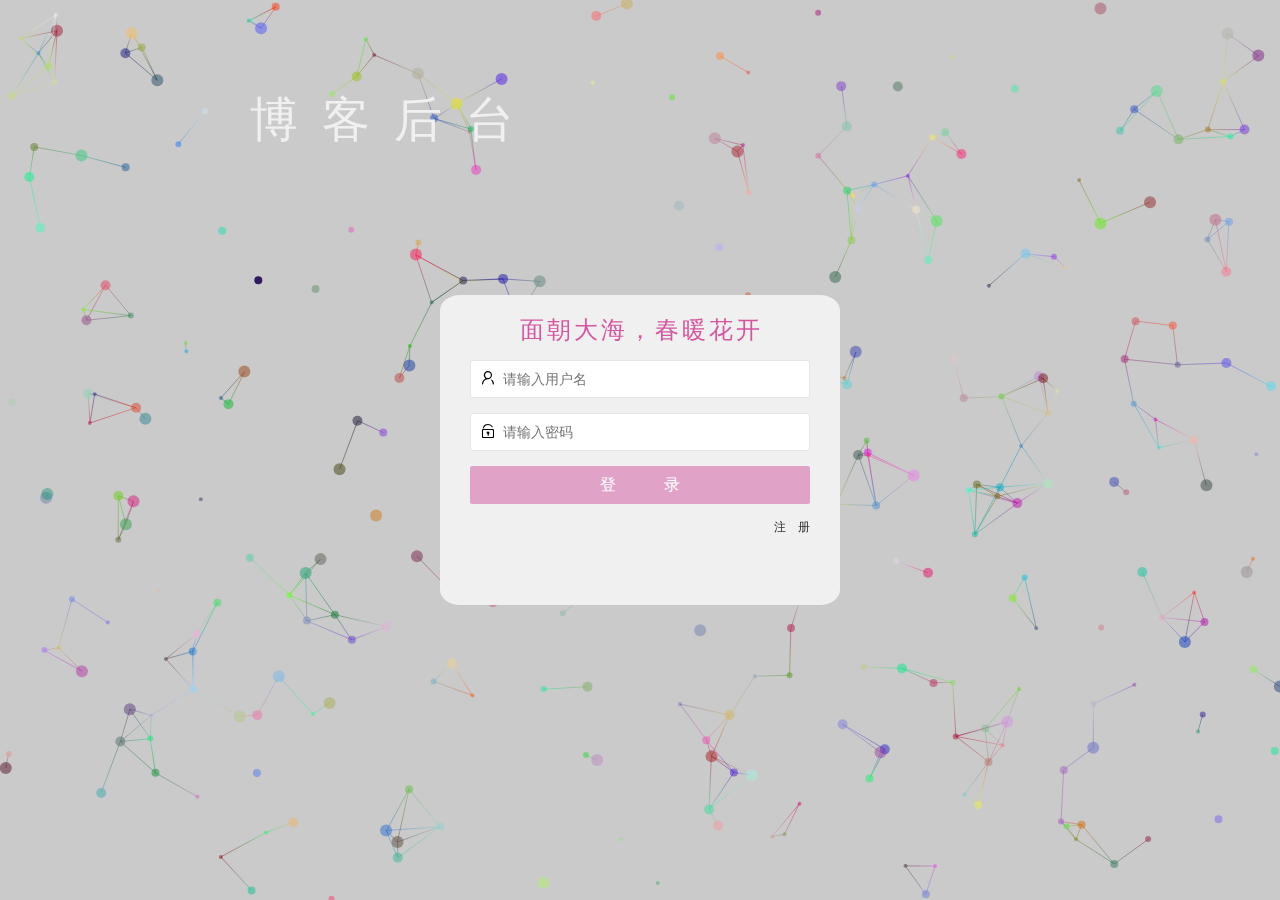
<file: login.html>
<!DOCTYPE html>
<html lang="en">

<head>
    <meta charset="UTF-8" />
    <meta name="viewport" content="width=device-width, initial-scale=1.0" />
    <title>登录/注册</title>

    <!-- 导入 LayUI 的样式 -->
    <link rel="stylesheet" href="/assets/lib/layui/css/layui.css" />
    <!-- 导入自己的样式表 -->
    <link rel="stylesheet" href="/assets/css/login.css" />
    
</head>

<body>
    <canvas id="canvas"></canvas>
    <!-- 头部的 Logo 区域 --> 
    <div class="layui-main logo">
        博客后台
    </div>

    <!-- 登录注册区域 -->
    <div class="loginAndRegBox">
        <div class="title-box " style="font-family:ZoomlaGuoqing-A070; font-weight:15; font-size:24px;">面朝大海，春暖花开</div>
        <!-- 登录的div -->
        <div class="login-box">
            <!-- 登录的表单 -->
            <form class="layui-form" id="form_login">
                <!-- 用户名 -->
                <div class="layui-form-item">
                    <i class="layui-icon layui-icon-username"></i>
                    <input type="text" name="username" required lay-verify="required" placeholder="请输入用户名" autocomplete="off" class="layui-input" />
                </div>
                <!-- 密码 -->
                <div class="layui-form-item">
                    <i class="layui-icon layui-icon-password"></i>
                    <input type="password" name="password" required lay-verify="required|pwd" placeholder="请输入密码" autocomplete="off" class="layui-input" />
                </div>
                <!-- 登录按钮 -->
                <div class="layui-form-item">
                    <!-- 注意：表单提交按钮和普通按钮的区别，就是 lay-submit 属性 -->
                    <button class="layui-btn layui-btn-fluid layui-btn-normal" lay-submit style="font-family:ZoomlaGuoqing-A070; font-weight:500; font-size:16px;">登录</button>
                </div>
                <div class="layui-form-item links">
                    <a href="javascript:;" id="link_reg" style="font-family:ZoomlaGuoqing-A070; font-weight:500; font-size:12px;">注册</a>
                </div>
            </form>
        </div>
        <!-- 注册的div -->
        <div class="reg-box">
            <!-- 注册的表单 -->
            <form class="layui-form" id="form_reg">
                <!-- 用户名 -->
                <div class="layui-form-item">
                    <i class="layui-icon layui-icon-username"></i>
                    <input type="text" name="username" required lay-verify="required" placeholder="请输入用户名" autocomplete="off" class="layui-input" />
                </div>
                <!-- 密码 -->
                <div class="layui-form-item">
                    <i class="layui-icon layui-icon-password"></i>
                    <input type="password" name="password" required lay-verify="required|pwd" placeholder="请输入密码" autocomplete="off" class="layui-input" />
                </div>
                <!-- 密码确认框 -->
                <div class="layui-form-item">
                    <i class="layui-icon layui-icon-password"></i>
                    <input type="password" name="repassword" required lay-verify="required|pwd|repwd" placeholder="再次确认密码" autocomplete="off" class="layui-input" />
                </div>
                <!-- 注册按钮 -->
                <div class="layui-form-item">
                    <!-- 注意：表单提交按钮和普通按钮的区别，就是 lay-submit 属性 -->
                    <button class="layui-btn layui-btn-fluid layui-btn-normal" lay-submit>注册</button>
                </div>
                <div class="layui-form-item links">
                    <a href="javascript:;" id="link_login">登录</a>
                </div>
            </form>
        </div>
    </div>
    <!-- 背景的js -->
    <script>
        window.requestAnimationFrame = (function(){
            return window.requestAnimationFrame ||
                   window.webkitRequestAnimationFrame ||
                   window.mozRequestAnimationFrame ||
                   function( callback ){
                        window.setTimeout( callback, 1000/2 );
                   };
        })();
        var myCanvas = document.getElementById("canvas");
        var ctx = myCanvas.getContext("2d");//getContext 设置画笔
        var num;
        var w,h;
        var duixiang = [];
        var move = {};
        function widthheight(){
            w = myCanvas.width = window.innerWidth;
            h = myCanvas.height = window.innerHeight;
            num= Math.floor(w*h*0.00028);//点的数量。根据屏幕大小确定
            for(var i = 0;i < num;i++){
                duixiang[i] = {
                    x:Math.random()*w,
                    y:Math.random()*h,
                    cX:Math.random()*0.6-0.3,
                    cY:Math.random()*0.6-0.3,
                    R:Math.floor(Math.random()*5)+2,
                    //CC:Math.floor(Math.random()*3)+2,
                    r: Math.floor(Math.random() * 254),   
                    g: Math.floor(Math.random() * 254),  
                    b:Math.floor(Math.random() * 254)   
                } 
               // console.log(duixiang[i])
                Cricle(duixiang[i].x,duixiang[i].y,duixiang[i].R,duixiang[i].r,duixiang[i].g,duixiang[i].b);
                 //Cricle(duixiang[i].x,duixiang[i].y,duixiang[i].R,duixiang[i].CC);
            }
        };widthheight();//获取浏览器的等宽度等高
    
        function Cricle(x,y,R,r,g,b){
            ctx.save();//保存路径
           if(Math.random()>0.991) {ctx.globalAlpha= 0.9;}//ctx.fillStyle = "#CCC";}//填充的背景颜色
            else { ctx.globalAlpha=0.47;}
             
            ctx.fillStyle = "rgb("+ r +","+ g +","+ b +")";
            ctx.beginPath();//开始绘画
            ctx.arc(x,y,R,Math.PI*2,0);//绘画圆 x y 半径（大小） 角度  一个PI 是180 * 2 = 360    真假 0/1 true/false
            ctx.closePath();//结束绘画
            ctx.fill();//填充背景颜色
            ctx.restore();//回复路径
        };Cricle();
    
    
        !function draw(){
            ctx.clearRect(0,0,w,h)//先清除画布上的点
            for(var i = 0;i < num;i++){
                duixiang[i].x += duixiang[i].cX;
                duixiang[i].y += duixiang[i].cY;
                if(duixiang[i].x>w || duixiang[i].x<0){
                    duixiang[i].cX = -duixiang[i].cX;
                }
                if(duixiang[i].y>h || duixiang[i].y<0){
                    duixiang[i].cY = -duixiang[i].cY;
                }
                Cricle(duixiang[i].x,duixiang[i].y,duixiang[i].R,duixiang[i].r,duixiang[i].g,duixiang[i].b);
                //勾股定理判断两点是否连线
                for(var j = i + 1;j < num;j++){
                    if( (duixiang[i].x-duixiang[j].x)*(duixiang[i].x-duixiang[j].x)+(duixiang[i].y-duixiang[j].y)*(duixiang[i].y-duixiang[j].y) <= 55*55 ){
                        line(duixiang[i].x,duixiang[i].y,duixiang[j].x,duixiang[j].y,0,i,j)
                    }
                    if(move.x){
                        if( (duixiang[i].x-move.x)*(duixiang[i].x-move.x)+(duixiang[i].y-move.y)*(duixiang[i].y-move.y) <= 100*100 ){
                            line(duixiang[i].x,duixiang[i].y,move.x,move.y,1,i,1)
                        }
                    }
                }
            }
            window.requestAnimationFrame(draw)
        }();
    
        //绘制线条
        function line(x1,y1,x2,y2,flag,i,j){
            
            if (flag){var color = ctx.createLinearGradient(x1,y1,x2,y2);
                        ctx.globalAlpha=0.5;
                        color.addColorStop(0,"rgb("+ duixiang[i].r +","+ duixiang[i].g +","+ duixiang[i].b +")");
                        color.addColorStop(0.8,"#019ee5");
                    }
                    else
                    {
                    
                    var color = ctx.createLinearGradient(x1,y1,x2,y2);
                        ctx.globalAlpha=0.9;
                        color.addColorStop(0,"rgb("+ duixiang[i].r +","+ duixiang[i].g +","+ duixiang[i].b +")");
                        color.addColorStop(1,"rgb("+ duixiang[j].r +","+ duixiang[j].g +","+ duixiang[j].b +")");
                    }
            ctx.save();
            ctx.strokeStyle = color;
            ctx.lineWidth = 0.5;
            ctx.beginPath();
            ctx.moveTo(x1,y1);
            ctx.lineTo(x2,y2);
            ctx.stroke();
            //ctx.restore();
        }
    
    
        //document.onmousemove = function(e){
         //   move.x = e.clientX;
          //  move.y = e.clientY;
        //}
        //console.log(move)//去掉注释 ，可以与背景互动
    
        window.onresize = function(){
            location.reload();
        }
    </script>
    <!-- 导入 Layui 的JS文件 -->
    <script src="/assets/lib/layui/layui.all.js"></script>
    <!-- 导入 JQuery -->
    <script src="/assets/lib/jquery.js"></script>
    <!-- 导入自己封装的 baseAPI.js -->
    <script src="/assets/js/baseAPI.js"></script>
    <!-- 导入自己的 JavaScript 脚本 -->
    <script src="/assets/js/login.js"></script>

</body>

</html>
</file>
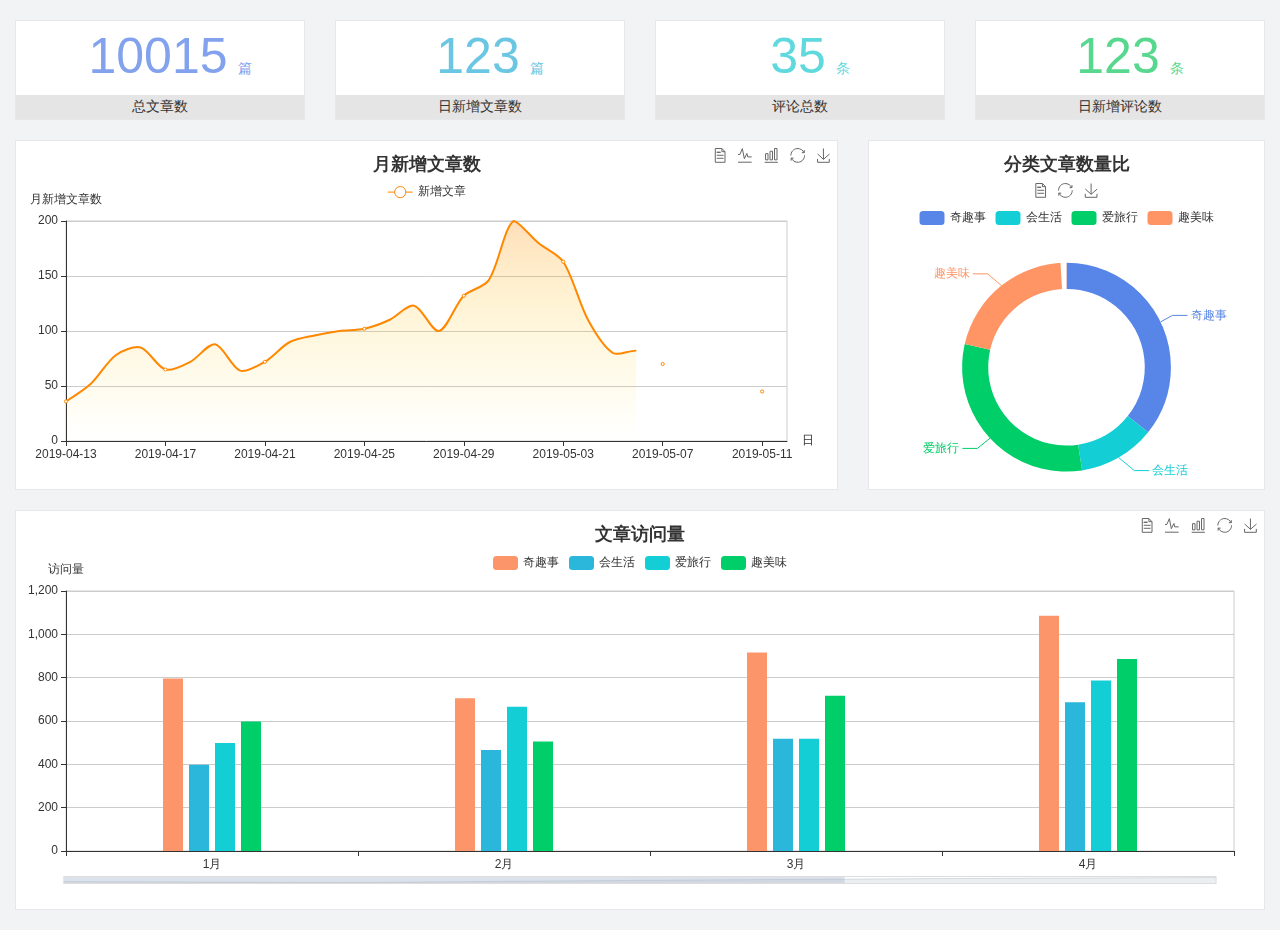
<file: home/dashboard.html>
<!DOCTYPE html>
<html lang="en">

<head>
  <meta charset="UTF-8">
  <meta name="viewport" content="width=device-width, initial-scale=1.0">
  <meta http-equiv="X-UA-Compatible" content="ie=edge">
  <title>图表统计</title>
  <link rel="stylesheet" href="../../assets/lib/bootstrap.css" />
  <link rel="stylesheet" href="../../assets/lib/main.css" />
  <script src="../../assets/lib/jquery.js"></script>
  <script type="text/javascript" src="../../assets/lib/echarts.min.js"></script>
</head>

<body>
  <div class="container-fluid">
    <div class="row spannel_list">
      <div class="col-sm-3 col-xs-6">
        <div class="spannel">
          <em>10015</em><span>篇</span>
          <b>总文章数</b>
        </div>
      </div>
      <div class="col-sm-3 col-xs-6">
        <div class="spannel scolor01">
          <em>123</em><span>篇</span>
          <b>日新增文章数</b>
        </div>
      </div>
      <div class="col-sm-3 col-xs-6">
        <div class="spannel scolor02">
          <em>35</em><span>条</span>
          <b>评论总数</b>
        </div>
      </div>
      <div class="col-sm-3 col-xs-6">
        <div class="spannel scolor03">
          <em>123</em><span>条</span>
          <b>日新增评论数</b>
        </div>
      </div>
    </div>
  </div>

  <div class="container-fluid">
    <div class="row curve-pie">
      <div class="col-lg-8 col-md-8">
        <div class="gragh_pannel" id="curve_show"></div>
      </div>
      <div class="col-lg-4 col-md-4">
        <div class="gragh_pannel" id="pie_show"></div>
      </div>
    </div>
  </div>

  <div class="container-fluid">
    <div class="column_pannel" id="column_show"></div>
  </div>

  <script>
    var oChart = echarts.init(document.getElementById('curve_show'));
    var aList_all = [
      { 'count': 36, 'date': '2019-04-13' },
      { 'count': 52, 'date': '2019-04-14' },
      { 'count': 78, 'date': '2019-04-15' },
      { 'count': 85, 'date': '2019-04-16' },
      { 'count': 65, 'date': '2019-04-17' },
      { 'count': 72, 'date': '2019-04-18' },
      { 'count': 88, 'date': '2019-04-19' },
      { 'count': 64, 'date': '2019-04-20' },
      { 'count': 72, 'date': '2019-04-21' },
      { 'count': 90, 'date': '2019-04-22' },
      { 'count': 96, 'date': '2019-04-23' },
      { 'count': 100, 'date': '2019-04-24' },
      { 'count': 102, 'date': '2019-04-25' },
      { 'count': 110, 'date': '2019-04-26' },
      { 'count': 123, 'date': '2019-04-27' },
      { 'count': 100, 'date': '2019-04-28' },
      { 'count': 132, 'date': '2019-04-29' },
      { 'count': 146, 'date': '2019-04-30' },
      { 'count': 200, 'date': '2019-05-01' },
      { 'count': 180, 'date': '2019-05-02' },
      { 'count': 163, 'date': '2019-05-03' },
      { 'count': 110, 'date': '2019-05-04' },
      { 'count': 80, 'date': '2019-05-05' },
      { 'count': 82, 'date': '2019-05-06' },
      { 'count': 70, 'date': '2019-05-07' },
      { 'count': 65, 'date': '2019-05-08' },
      { 'count': 54, 'date': '2019-05-09' },
      { 'count': 40, 'date': '2019-05-10' },
      { 'count': 45, 'date': '2019-05-11' },
      { 'count': 38, 'date': '2019-05-12' },
    ];

    let aCount = [];
    let aDate = [];

    for (var i = 0; i < aList_all.length; i++) {
      aCount.push(aList_all[i].count);
      aDate.push(aList_all[i].date);
    }

    var chartopt = {
      title: {
        text: '月新增文章数',
        left: 'center',
        top: '10'
      },
      tooltip: {
        trigger: 'axis'
      },
      legend: {
        data: ['新增文章'],
        top: '40'
      },
      toolbox: {
        show: true,
        feature: {
          mark: { show: true },
          dataView: { show: true, readOnly: false },
          magicType: { show: true, type: ['line', 'bar'] },
          restore: { show: true },
          saveAsImage: { show: true }
        }
      },
      calculable: true,
      xAxis: [
        {
          name: '日',
          type: 'category',
          boundaryGap: false,
          data: aDate
        }
      ],
      yAxis: [
        {
          name: '月新增文章数',
          type: 'value'
        }
      ],
      series: [
        {
          name: '新增文章',
          type: 'line',
          smooth: true,
          itemStyle: { normal: { areaStyle: { type: 'default' }, color: '#f80' }, lineStyle: { color: '#f80' } },
          data: aCount
        }],
      areaStyle: {
        normal: {
          color: new echarts.graphic.LinearGradient(0, 0, 0, 1, [{
            offset: 0,
            color: 'rgba(255,136,0,0.39)'
          }, {
            offset: .34,
            color: 'rgba(255,180,0,0.25)'
          }, {
            offset: 1,
            color: 'rgba(255,222,0,0.00)'
          }])

        }
      },
      grid: {
        show: true,
        x: 50,
        x2: 50,
        y: 80,
        height: 220
      }
    };

    oChart.setOption(chartopt);


    var oPie = echarts.init(document.getElementById('pie_show'));
    var oPieopt =
    {
      title: {
        top: 10,
        text: '分类文章数量比',
        x: 'center'
      },
      tooltip: {
        trigger: 'item',
        formatter: "{a} <br/>{b} : {c} ({d}%)"
      },
      color: ['#5885e8', '#13cfd5', '#00ce68', '#ff9565'],
      legend: {
        x: 'center',
        top: 65,
        data: ['奇趣事', '会生活', '爱旅行', '趣美味']
      },
      toolbox: {
        show: true,
        x: 'center',
        top: 35,
        feature: {
          mark: { show: true },
          dataView: { show: true, readOnly: false },
          magicType: {
            show: true,
            type: ['pie', 'funnel'],
            option: {
              funnel: {
                x: '25%',
                width: '50%',
                funnelAlign: 'left',
                max: 1548
              }
            }
          },
          restore: { show: true },
          saveAsImage: { show: true }
        }
      },
      calculable: true,
      series: [
        {
          name: '访问来源',
          type: 'pie',
          radius: ['45%', '60%'],
          center: ['50%', '65%'],
          data: [
            { value: 300, name: '奇趣事' },
            { value: 100, name: '会生活' },
            { value: 260, name: '爱旅行' },
            { value: 180, name: '趣美味' }
          ]
        }
      ]
    };
    oPie.setOption(oPieopt);



    var oColumn = this.echarts.init(document.getElementById('column_show'));
    var oColumnopt =
    {
      title: {
        text: '文章访问量',
        left: 'center',
        top: '10'
      },
      tooltip: {
        trigger: 'axis'
      },
      legend: {
        data: ['奇趣事', '会生活', '爱旅行', '趣美味'],
        top: '40'
      },
      toolbox: {
        show: true,
        feature: {
          mark: { show: true },
          dataView: { show: true, readOnly: false },
          magicType: { show: true, type: ['line', 'bar'] },
          restore: { show: true },
          saveAsImage: { show: true }
        }
      },
      calculable: true,
      xAxis: [
        {
          type: 'category',
          data: ['1月', '2月', '3月', '4月', '5月']
        }
      ],
      yAxis: [
        {
          name: '访问量',
          type: 'value'
        }
      ],
      series: [
        {
          name: '奇趣事',
          type: 'bar',
          barWidth: 20,
          itemStyle: {
            normal: { areaStyle: { type: 'default' }, color: '#fd956a' }
          },
          data: [800, 708, 920, 1090, 1200]
        },
        {
          name: '会生活',
          type: 'bar',
          barWidth: 20,
          itemStyle: {
            normal: { areaStyle: { type: 'default' }, color: '#2bb6db' }
          },
          data: [400, 468, 520, 690, 800]
        },
        {
          name: '爱旅行',
          type: 'bar',
          barWidth: 20,
          itemStyle: {
            normal: { areaStyle: { type: 'default' }, color: '#13cfd5' }
          },
          data: [500, 668, 520, 790, 900]
        },
        {
          name: '趣美味',
          type: 'bar',
          barWidth: 20,
          itemStyle: {
            normal: { areaStyle: { type: 'default' }, color: '#00ce68' }
          },
          data: [600, 508, 720, 890, 1000]
        }
      ],
      grid: {
        show: true,
        x: 50,
        x2: 30,
        y: 80,
        height: 260
      },
      dataZoom: [//给x轴设置滚动条
        {
          start: 0,//默认为0
          end: 100 - 1000 / 31,//默认为100
          type: 'slider',
          show: true,
          xAxisIndex: [0],
          handleSize: 0,//滑动条的 左右2个滑动条的大小
          height: 8,//组件高度
          left: 45, //左边的距离
          right: 50,//右边的距离
          bottom: 26,//右边的距离
          handleColor: '#ddd',//h滑动图标的颜色
          handleStyle: {
            borderColor: "#cacaca",
            borderWidth: "1",
            shadowBlur: 2,
            background: "#ddd",
            shadowColor: "#ddd",
          }
        }]
    };
    oColumn.setOption(oColumnopt);
  </script>
</body>

</html>
</file>
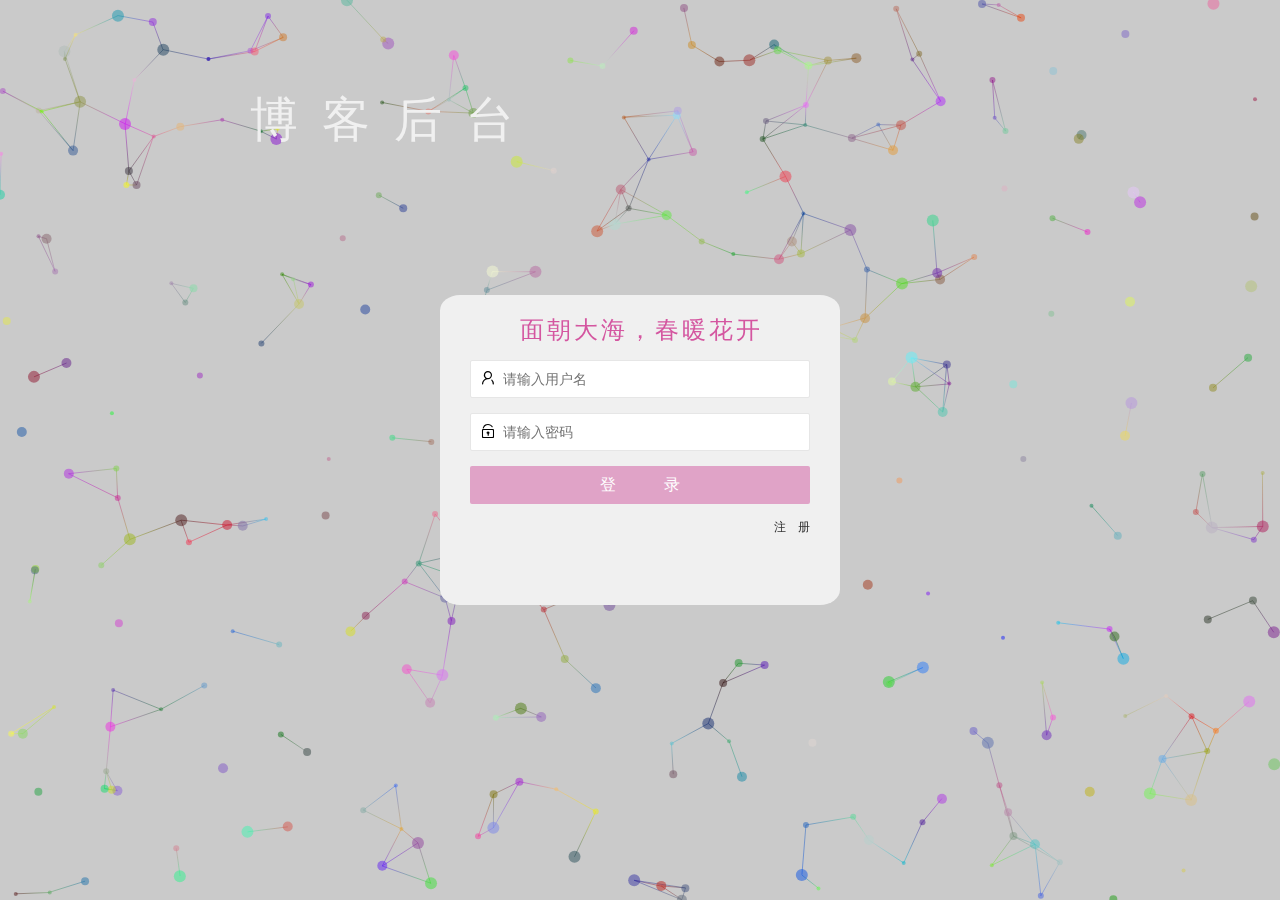
<file: home/login.html>
<!DOCTYPE html>
<html lang="en">

<head>
    <meta charset="UTF-8" />
    <meta name="viewport" content="width=device-width, initial-scale=1.0" />
    <title>登录/注册</title>

    <!-- 导入 LayUI 的样式 -->
    <link rel="stylesheet" href="/assets/lib/layui/css/layui.css" />
    <!-- 导入自己的样式表 -->
    <link rel="stylesheet" href="/assets/css/login.css" />
    
</head>

<body>
    <canvas id="canvas"></canvas>
    <!-- 头部的 Logo 区域 -->
    <div class="layui-main logo">
        博客后台
    </div>

    <!-- 登录注册区域 -->
    <div class="loginAndRegBox">
        <div class="title-box " style="font-family:ZoomlaGuoqing-A070; font-weight:15; font-size:24px;">面朝大海，春暖花开</div>
        <!-- 登录的div -->
        <div class="login-box">
            <!-- 登录的表单 -->
            <form class="layui-form" id="form_login">
                <!-- 用户名 -->
                <div class="layui-form-item">
                    <i class="layui-icon layui-icon-username"></i>
                    <input type="text" name="username" required lay-verify="required" placeholder="请输入用户名" autocomplete="off" class="layui-input" />
                </div>
                <!-- 密码 -->
                <div class="layui-form-item">
                    <i class="layui-icon layui-icon-password"></i>
                    <input type="password" name="password" required lay-verify="required|pwd" placeholder="请输入密码" autocomplete="off" class="layui-input" />
                </div>
                <!-- 登录按钮 -->
                <div class="layui-form-item">
                    <!-- 注意：表单提交按钮和普通按钮的区别，就是 lay-submit 属性 -->
                    <button class="layui-btn layui-btn-fluid layui-btn-normal" lay-submit style="font-family:ZoomlaGuoqing-A070; font-weight:500; font-size:16px;">登录</button>
                </div>
                <div class="layui-form-item links">
                    <a href="javascript:;" id="link_reg" style="font-family:ZoomlaGuoqing-A070; font-weight:500; font-size:12px;">注册</a>
                </div>
            </form>
        </div>
        <!-- 注册的div -->
        <div class="reg-box">
            <!-- 注册的表单 -->
            <form class="layui-form" id="form_reg">
                <!-- 用户名 -->
                <div class="layui-form-item">
                    <i class="layui-icon layui-icon-username"></i>
                    <input type="text" name="username" required lay-verify="required" placeholder="请输入用户名" autocomplete="off" class="layui-input" />
                </div>
                <!-- 密码 -->
                <div class="layui-form-item">
                    <i class="layui-icon layui-icon-password"></i>
                    <input type="password" name="password" required lay-verify="required|pwd" placeholder="请输入密码" autocomplete="off" class="layui-input" />
                </div>
                <!-- 密码确认框 -->
                <div class="layui-form-item">
                    <i class="layui-icon layui-icon-password"></i>
                    <input type="password" name="repassword" required lay-verify="required|pwd|repwd" placeholder="再次确认密码" autocomplete="off" class="layui-input" />
                </div>
                <!-- 注册按钮 -->
                <div class="layui-form-item">
                    <!-- 注意：表单提交按钮和普通按钮的区别，就是 lay-submit 属性 -->
                    <button class="layui-btn layui-btn-fluid layui-btn-normal" lay-submit>注册</button>
                </div>
                <div class="layui-form-item links">
                    <a href="javascript:;" id="link_login">登录</a>
                </div>
            </form>
        </div>
    </div>
    <!-- 背景的js -->
    <script>
        window.requestAnimationFrame = (function(){
            return window.requestAnimationFrame ||
                   window.webkitRequestAnimationFrame ||
                   window.mozRequestAnimationFrame ||
                   function( callback ){
                        window.setTimeout( callback, 1000/2 );
                   };
        })();
        var myCanvas = document.getElementById("canvas");
        var ctx = myCanvas.getContext("2d");//getContext 设置画笔
        var num;
        var w,h;
        var duixiang = [];
        var move = {};
        function widthheight(){
            w = myCanvas.width = window.innerWidth;
            h = myCanvas.height = window.innerHeight;
            num= Math.floor(w*h*0.00028);//点的数量。根据屏幕大小确定
            for(var i = 0;i < num;i++){
                duixiang[i] = {
                    x:Math.random()*w,
                    y:Math.random()*h,
                    cX:Math.random()*0.6-0.3,
                    cY:Math.random()*0.6-0.3,
                    R:Math.floor(Math.random()*5)+2,
                    //CC:Math.floor(Math.random()*3)+2,
                    r: Math.floor(Math.random() * 254),   
                    g: Math.floor(Math.random() * 254),  
                    b:Math.floor(Math.random() * 254)   
                } 
               // console.log(duixiang[i])
                Cricle(duixiang[i].x,duixiang[i].y,duixiang[i].R,duixiang[i].r,duixiang[i].g,duixiang[i].b);
                 //Cricle(duixiang[i].x,duixiang[i].y,duixiang[i].R,duixiang[i].CC);
            }
        };widthheight();//获取浏览器的等宽度等高
    
        function Cricle(x,y,R,r,g,b){
            ctx.save();//保存路径
           if(Math.random()>0.991) {ctx.globalAlpha= 0.9;}//ctx.fillStyle = "#CCC";}//填充的背景颜色
            else { ctx.globalAlpha=0.47;}
             
            ctx.fillStyle = "rgb("+ r +","+ g +","+ b +")";
            ctx.beginPath();//开始绘画
            ctx.arc(x,y,R,Math.PI*2,0);//绘画圆 x y 半径（大小） 角度  一个PI 是180 * 2 = 360    真假 0/1 true/false
            ctx.closePath();//结束绘画
            ctx.fill();//填充背景颜色
            ctx.restore();//回复路径
        };Cricle();
    
    
        !function draw(){
            ctx.clearRect(0,0,w,h)//先清除画布上的点
            for(var i = 0;i < num;i++){
                duixiang[i].x += duixiang[i].cX;
                duixiang[i].y += duixiang[i].cY;
                if(duixiang[i].x>w || duixiang[i].x<0){
                    duixiang[i].cX = -duixiang[i].cX;
                }
                if(duixiang[i].y>h || duixiang[i].y<0){
                    duixiang[i].cY = -duixiang[i].cY;
                }
                Cricle(duixiang[i].x,duixiang[i].y,duixiang[i].R,duixiang[i].r,duixiang[i].g,duixiang[i].b);
                //勾股定理判断两点是否连线
                for(var j = i + 1;j < num;j++){
                    if( (duixiang[i].x-duixiang[j].x)*(duixiang[i].x-duixiang[j].x)+(duixiang[i].y-duixiang[j].y)*(duixiang[i].y-duixiang[j].y) <= 55*55 ){
                        line(duixiang[i].x,duixiang[i].y,duixiang[j].x,duixiang[j].y,0,i,j)
                    }
                    if(move.x){
                        if( (duixiang[i].x-move.x)*(duixiang[i].x-move.x)+(duixiang[i].y-move.y)*(duixiang[i].y-move.y) <= 100*100 ){
                            line(duixiang[i].x,duixiang[i].y,move.x,move.y,1,i,1)
                        }
                    }
                }
            }
            window.requestAnimationFrame(draw)
        }();
    
        //绘制线条
        function line(x1,y1,x2,y2,flag,i,j){
            
            if (flag){var color = ctx.createLinearGradient(x1,y1,x2,y2);
                        ctx.globalAlpha=0.5;
                        color.addColorStop(0,"rgb("+ duixiang[i].r +","+ duixiang[i].g +","+ duixiang[i].b +")");
                        color.addColorStop(0.8,"#019ee5");
                    }
                    else
                    {
                    
                    var color = ctx.createLinearGradient(x1,y1,x2,y2);
                        ctx.globalAlpha=0.9;
                        color.addColorStop(0,"rgb("+ duixiang[i].r +","+ duixiang[i].g +","+ duixiang[i].b +")");
                        color.addColorStop(1,"rgb("+ duixiang[j].r +","+ duixiang[j].g +","+ duixiang[j].b +")");
                    }
            ctx.save();
            ctx.strokeStyle = color;
            ctx.lineWidth = 0.5;
            ctx.beginPath();
            ctx.moveTo(x1,y1);
            ctx.lineTo(x2,y2);
            ctx.stroke();
            //ctx.restore();
        }
    
    
        //document.onmousemove = function(e){
         //   move.x = e.clientX;
          //  move.y = e.clientY;
        //}
        //console.log(move)//去掉注释 ，可以与背景互动
    
        window.onresize = function(){
            location.reload();
        }
    </script>
    <!-- 导入 Layui 的JS文件 -->
    <script src="/assets/lib/layui/layui.all.js"></script>
    <!-- 导入 JQuery -->
    <script src="/assets/lib/jquery.js"></script>
    <!-- 导入自己封装的 baseAPI.js -->
    <script src="/assets/js/baseAPI.js"></script>
    <!-- 导入自己的 JavaScript 脚本 -->
    <script src="/assets/js/login.js"></script>

</body>

</html>
</file>
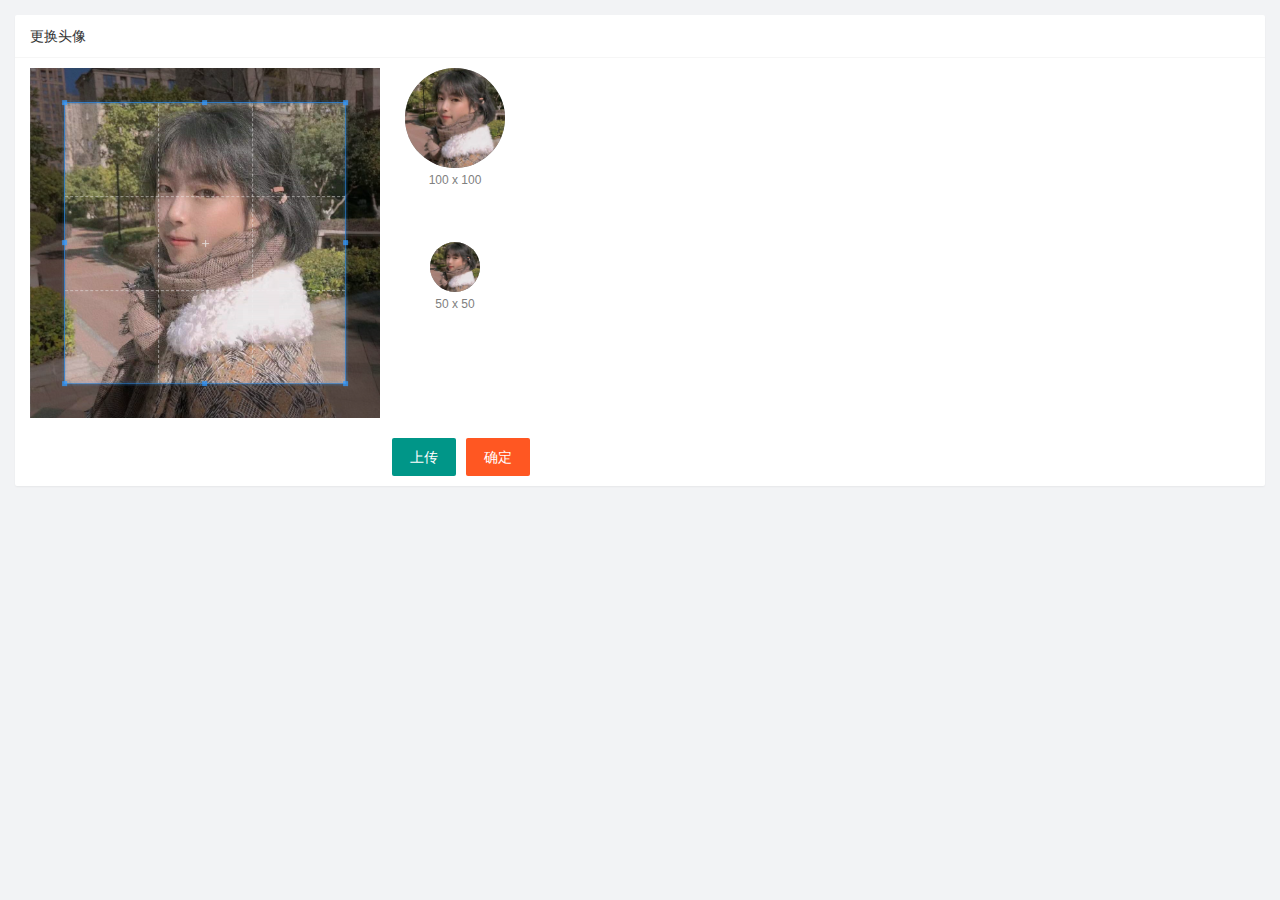
<file: user/user_avatar.html>
<!DOCTYPE html>
<html lang="en">

<head>
    <meta charset="UTF-8">
    <meta http-equiv="X-UA-Compatible" content="IE=edge">
    <meta name="viewport" content="width=device-width, initial-scale=1.0">
    <title>Document</title>
    <link rel="stylesheet" href="/assets/lib/layui/css/layui.css">
    <link rel="stylesheet" href="/assets/lib/cropper/cropper.css" />
    <link rel="stylesheet" href="/assets/css/user/user_avatar.css">

</head>

<body>
    <div class="layui-card">
        <div class="layui-card-header">更换头像</div>
        <div class="layui-card-body">
            <!-- 第一行的图片裁剪和预览区域 -->
            <div class="row1">
                <!-- 图片裁剪区域 -->
                <div class="cropper-box">
                    <!-- 这个 img 标签很重要，将来会把它初始化为裁剪区域 -->
                    <img id="image" src="/assets/images/老婆.jpg" />
                </div>
                <!-- 图片的预览区域 -->
                <div class="preview-box">
                    <div>
                        <!-- 宽高为 100px 的预览区域 -->
                        <div class="img-preview w100"></div>
                        <p class="size">100 x 100</p>
                    </div>
                    <div>
                        <!-- 宽高为 50px 的预览区域 -->
                        <div class="img-preview w50"></div>
                        <p class="size">50 x 50</p>
                    </div>
                </div>
            </div>

            <!-- 第二行的按钮区域 -->
            <div class="row2">
                <input type="file" id="file" accept="image/png,image/jpeg"/>
                <button type="button" class="layui-btn" id="btnChooseImage">上传</button>
                <button type="button" class="layui-btn layui-btn-danger" id="btnUpload">确定</button>
            </div>
        </div>
    </div>



    <script src="/assets/lib/layui/layui.all.js"></script>



    <script src="/assets/lib/jquery.js"></script>
    <script src="/assets/lib/cropper/Cropper.js"></script>
    <script src="/assets/lib/cropper/jquery-cropper.js"></script>
    <script src="/assets/js/baseAPI.js"></script>

    <script src="/assets/js/user/user_avatar.js"></script>
    
</body>

</html>
</file>
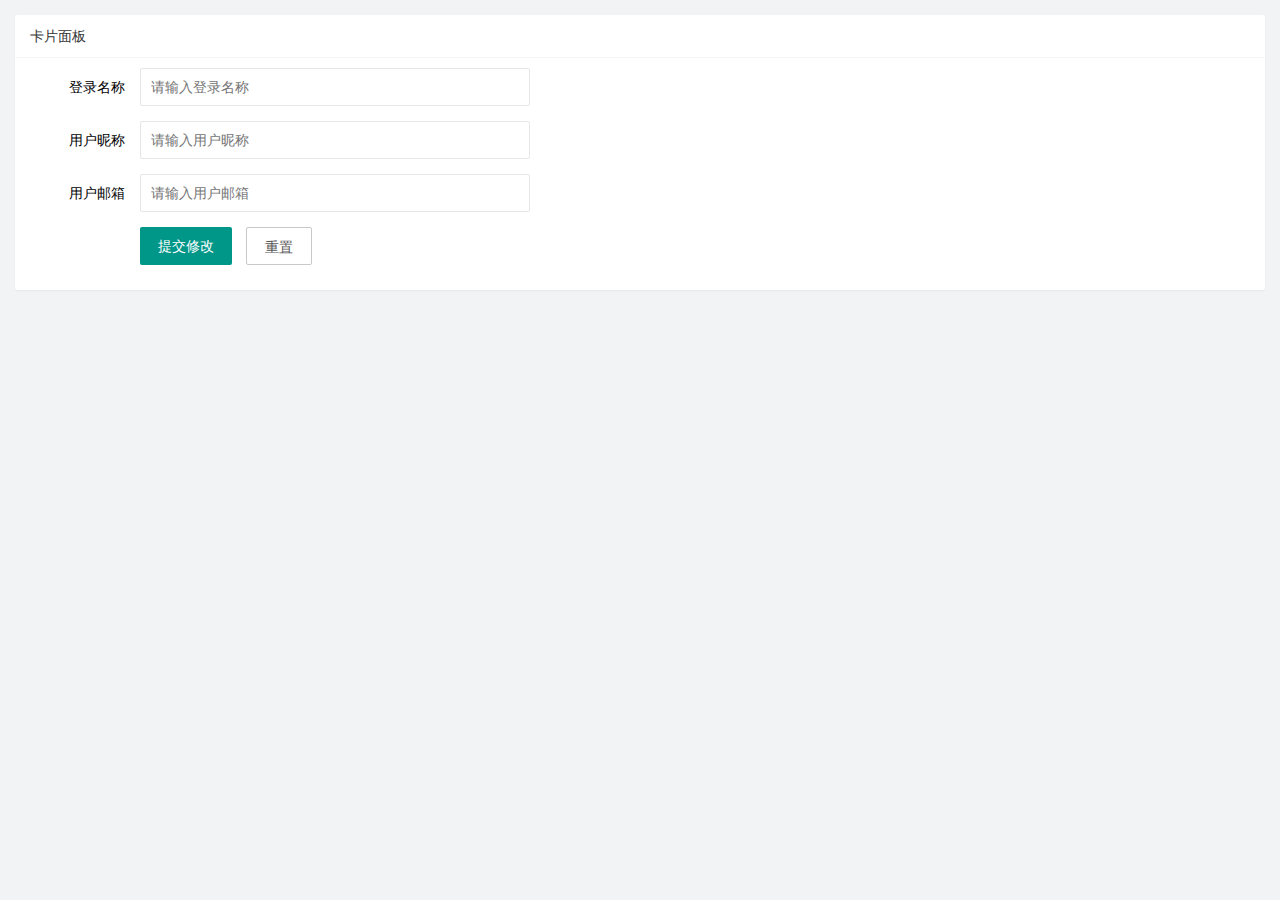
<file: user/user_info.html>
<!DOCTYPE html>
<html lang="en">

<head>
    <meta charset="UTF-8">
    <meta http-equiv="X-UA-Compatible" content="IE=edge">
    <meta name="viewport" content="width=device-width, initial-scale=1.0">
    <title>Document</title>
    <link rel="stylesheet" href="/assets/lib/layui/css/layui.css">
    <link rel="stylesheet" href="/assets/css/user/user_info.css">

</head>

<body>
    <div class="layui-card">
        <div class="layui-card-header">卡片面板</div>
        <div class="layui-card-body">
            <form class="layui-form" lay-filter="formUserInfo">
                <input type="hidden" name="id" value=""/>
                <div class="layui-form-item">
                    <label class="layui-form-label">登录名称</label>
                    <div class="layui-input-block">
                        <input type="text" name="username" required lay-verify="required" placeholder="请输入登录名称"
                            autocomplete="off" class="layui-input" readonly>
                    </div>
                </div>
                <div class="layui-form-item">
                    <label class="layui-form-label">用户昵称</label>
                    <div class="layui-input-block">
                        <input type="text" name="nickname" required lay-verify="required|nickname" placeholder="请输入用户昵称"
                            autocomplete="off" class="layui-input">
                    </div>
                </div>
                <div class="layui-form-item">
                    <label class="layui-form-label">用户邮箱</label>
                    <div class="layui-input-block">
                        <input type="text" name="email" required lay-verify="required|email" placeholder="请输入用户邮箱"
                            autocomplete="off" class="layui-input">
                    </div>
                </div>
        
                <div class="layui-form-item">
                    <div class="layui-input-block">
                        <button class="layui-btn" lay-submit lay-filter="formDemo">提交修改</button>
                        <button id="btnReset" type="reset" class="layui-btn layui-btn-primary">重置</button>
                    </div>
                </div>
            </form>
        </div>
    </div>

    


    <script src="/assets/lib/layui/layui.all.js"></script>
    <script src="/assets/lib/jquery.js"></script>
    <script src="/assets/js/baseAPI.js"></script>
    <script src="/assets/js/user/user_info.js"></script>

</body>

</html>
</file>
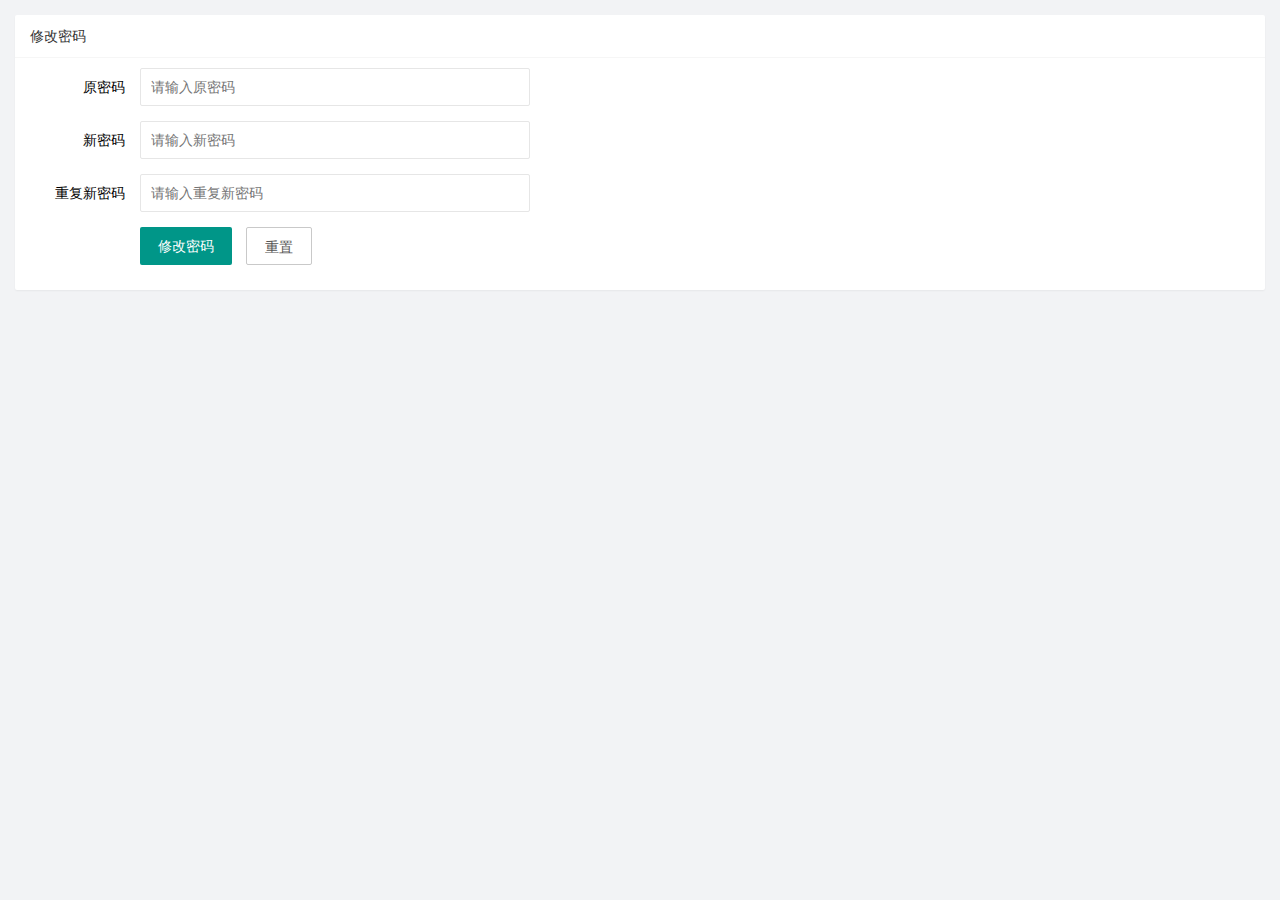
<file: user/user_pwd.html>
<!DOCTYPE html>
<html lang="en">

<head>
  <meta charset="UTF-8">
  <meta http-equiv="X-UA-Compatible" content="IE=edge">
  <meta name="viewport" content="width=device-width, initial-scale=1.0">
  <title>Document</title>
  <link rel="stylesheet" href="/assets/lib/layui/css/layui.css">
  <link rel="stylesheet" href="/assets/css/user/user_pwd.css">
</head>

<body>
  <div class="layui-card">
    <div class="layui-card-header">修改密码</div>
    <div class="layui-card-body">
      <form class="layui-form">
        <div class="layui-form-item">
          <label class="layui-form-label">原密码</label>
          <div class="layui-input-block">
            <input type="password" name="oldPwd" required lay-verify="required|pwd" placeholder="请输入原密码"
              autocomplete="off" class="layui-input">
          </div>
        </div>
        <div class="layui-form-item">
          <label class="layui-form-label">新密码</label>
          <div class="layui-input-block">
            <input type="password" name="newPwd" required lay-verify="required|pwd|samePwd" placeholder="请输入新密码"
              autocomplete="off" class="layui-input">
          </div>
        </div>
        <div class="layui-form-item">
          <label class="layui-form-label">重复新密码</label>
          <div class="layui-input-block">
            <input type="password" name="rePwd" required lay-verify="required|pwd|rePwd" placeholder="请输入重复新密码"
              autocomplete="off" class="layui-input">
          </div>
        </div>

        <div class="layui-form-item">
          <div class="layui-input-block">
            <button class="layui-btn" lay-submit lay-filter="formDemo">修改密码</button>
            <button id="btnReset" type="reset" class="layui-btn layui-btn-primary">重置</button>
          </div>
        </div>
      </form>
    </div>
  </div>




  <script src="/assets/lib/layui/layui.all.js"></script>
  <script src="/assets/lib/jquery.js"></script>
  <script src="/assets/js/baseAPI.js"></script>

  <script src="/assets/js/user/user_pwd.js"></script>
</body>

</html>
</file>
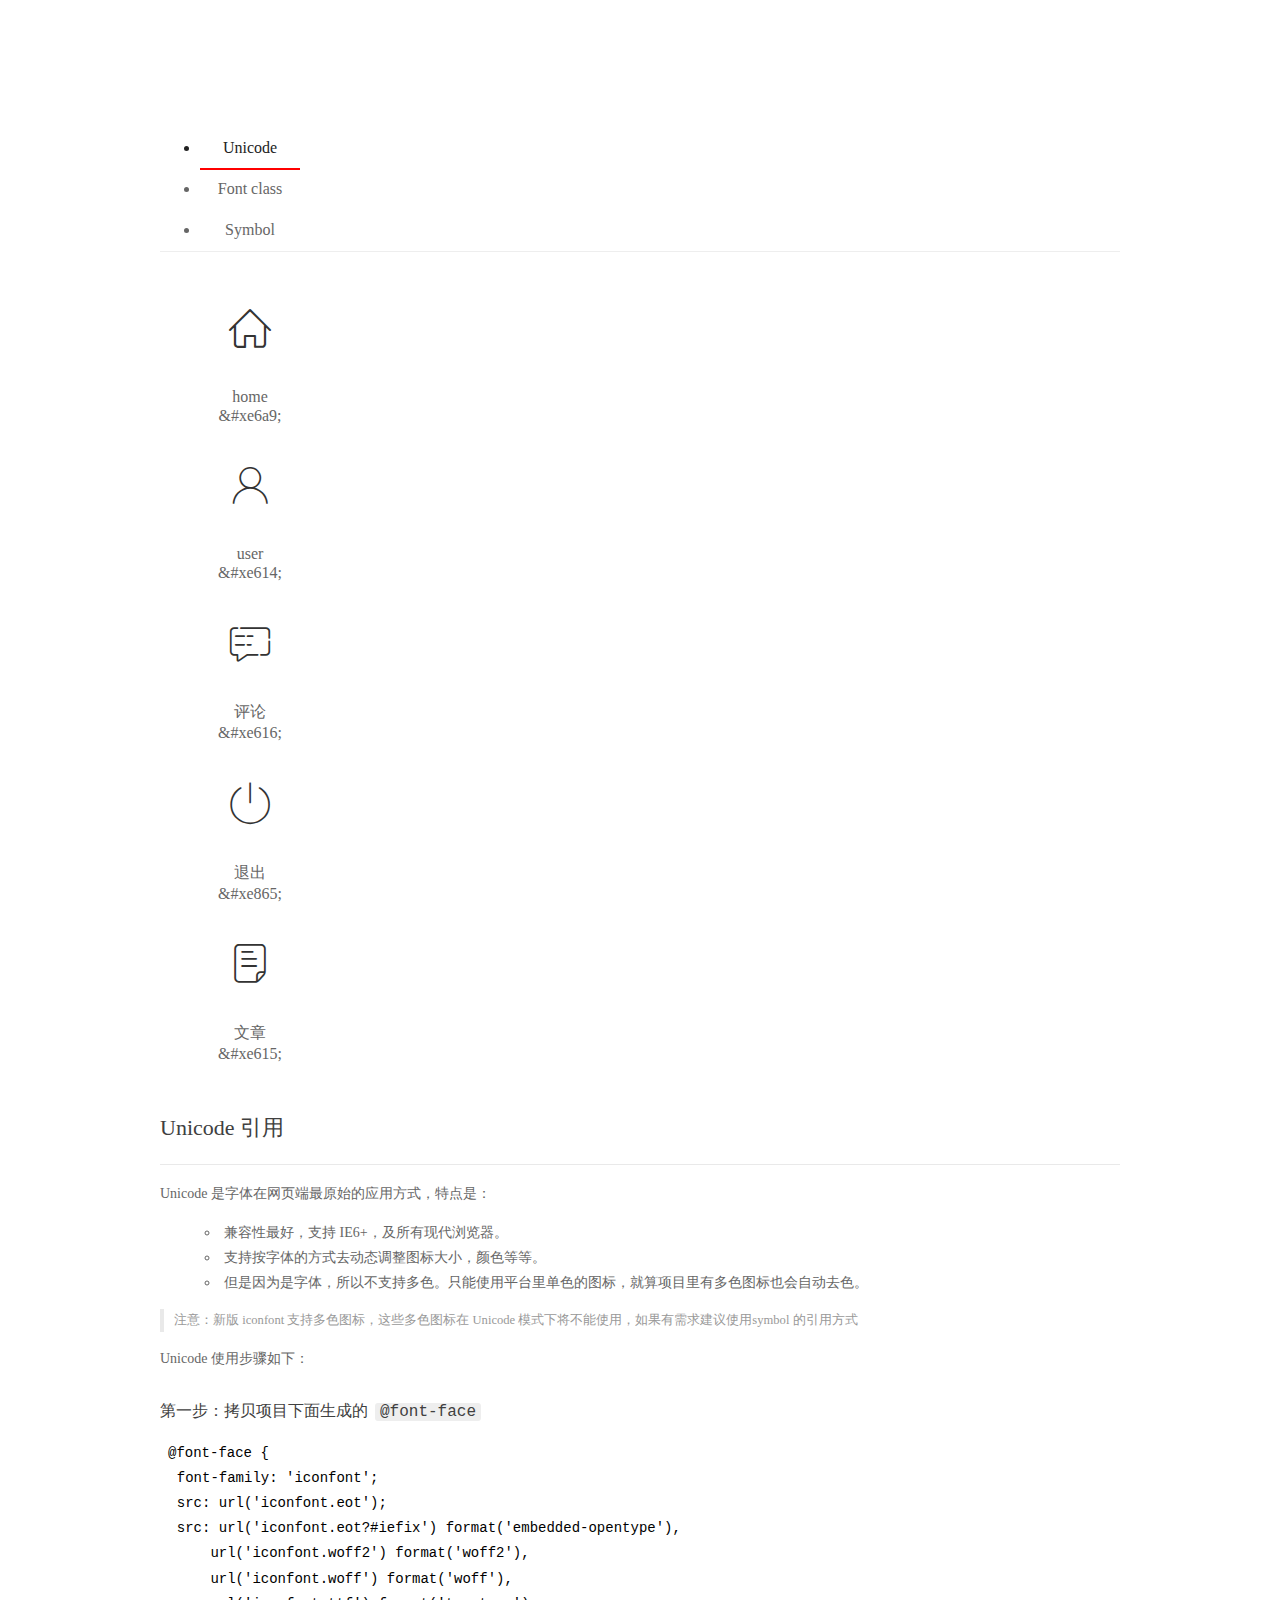
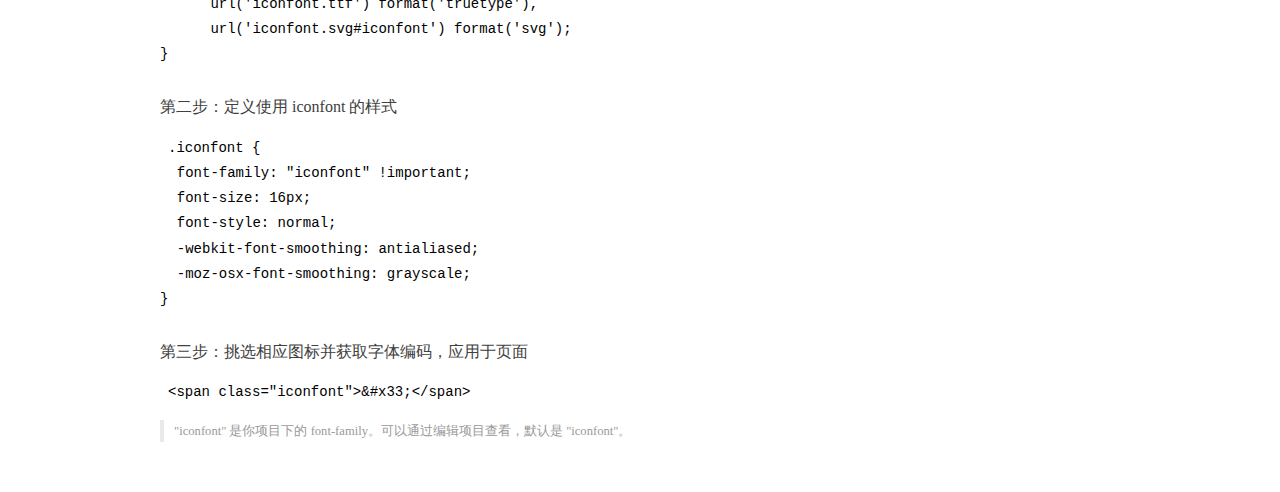
<file: assets/fonts/demo_index.html>
<!DOCTYPE html>
<html>
<head>
  <meta charset="utf-8"/>
  <title>IconFont Demo</title>
  <link rel="shortcut icon" href="https://gtms04.alicdn.com/tps/i4/TB1_oz6GVXXXXaFXpXXJDFnIXXX-64-64.ico" type="image/x-icon"/>
  <link rel="stylesheet" href="https://g.alicdn.com/thx/cube/1.3.2/cube.min.css">
  <link rel="stylesheet" href="demo.css">
  <link rel="stylesheet" href="iconfont.css">
  <script src="iconfont.js"></script>
  <!-- jQuery -->
  <script src="https://a1.alicdn.com/oss/uploads/2018/12/26/7bfddb60-08e8-11e9-9b04-53e73bb6408b.js"></script>
  <!-- 代码高亮 -->
  <script src="https://a1.alicdn.com/oss/uploads/2018/12/26/a3f714d0-08e6-11e9-8a15-ebf944d7534c.js"></script>
</head>
<body>
  <div class="main">
    <h1 class="logo"><a href="https://www.iconfont.cn/" title="iconfont 首页" target="_blank">&#xe86b;</a></h1>
    <div class="nav-tabs">
      <ul id="tabs" class="dib-box">
        <li class="dib active"><span>Unicode</span></li>
        <li class="dib"><span>Font class</span></li>
        <li class="dib"><span>Symbol</span></li>
      </ul>
      
    </div>
    <div class="tab-container">
      <div class="content unicode" style="display: block;">
          <ul class="icon_lists dib-box">
          
            <li class="dib">
              <span class="icon iconfont">&#xe6a9;</span>
                <div class="name">home</div>
                <div class="code-name">&amp;#xe6a9;</div>
              </li>
          
            <li class="dib">
              <span class="icon iconfont">&#xe614;</span>
                <div class="name">user</div>
                <div class="code-name">&amp;#xe614;</div>
              </li>
          
            <li class="dib">
              <span class="icon iconfont">&#xe616;</span>
                <div class="name">评论</div>
                <div class="code-name">&amp;#xe616;</div>
              </li>
          
            <li class="dib">
              <span class="icon iconfont">&#xe865;</span>
                <div class="name">退出</div>
                <div class="code-name">&amp;#xe865;</div>
              </li>
          
            <li class="dib">
              <span class="icon iconfont">&#xe615;</span>
                <div class="name">文章</div>
                <div class="code-name">&amp;#xe615;</div>
              </li>
          
          </ul>
          <div class="article markdown">
          <h2 id="unicode-">Unicode 引用</h2>
          <hr>

          <p>Unicode 是字体在网页端最原始的应用方式，特点是：</p>
          <ul>
            <li>兼容性最好，支持 IE6+，及所有现代浏览器。</li>
            <li>支持按字体的方式去动态调整图标大小，颜色等等。</li>
            <li>但是因为是字体，所以不支持多色。只能使用平台里单色的图标，就算项目里有多色图标也会自动去色。</li>
          </ul>
          <blockquote>
            <p>注意：新版 iconfont 支持多色图标，这些多色图标在 Unicode 模式下将不能使用，如果有需求建议使用symbol 的引用方式</p>
          </blockquote>
          <p>Unicode 使用步骤如下：</p>
          <h3 id="-font-face">第一步：拷贝项目下面生成的 <code>@font-face</code></h3>
<pre><code class="language-css"
>@font-face {
  font-family: 'iconfont';
  src: url('iconfont.eot');
  src: url('iconfont.eot?#iefix') format('embedded-opentype'),
      url('iconfont.woff2') format('woff2'),
      url('iconfont.woff') format('woff'),
      url('iconfont.ttf') format('truetype'),
      url('iconfont.svg#iconfont') format('svg');
}
</code></pre>
          <h3 id="-iconfont-">第二步：定义使用 iconfont 的样式</h3>
<pre><code class="language-css"
>.iconfont {
  font-family: "iconfont" !important;
  font-size: 16px;
  font-style: normal;
  -webkit-font-smoothing: antialiased;
  -moz-osx-font-smoothing: grayscale;
}
</code></pre>
          <h3 id="-">第三步：挑选相应图标并获取字体编码，应用于页面</h3>
<pre>
<code class="language-html"
>&lt;span class="iconfont"&gt;&amp;#x33;&lt;/span&gt;
</code></pre>
          <blockquote>
            <p>"iconfont" 是你项目下的 font-family。可以通过编辑项目查看，默认是 "iconfont"。</p>
          </blockquote>
          </div>
      </div>
      <div class="content font-class">
        <ul class="icon_lists dib-box">
          
          <li class="dib">
            <span class="icon iconfont icon-home"></span>
            <div class="name">
              home
            </div>
            <div class="code-name">.icon-home
            </div>
          </li>
          
          <li class="dib">
            <span class="icon iconfont icon-user"></span>
            <div class="name">
              user
            </div>
            <div class="code-name">.icon-user
            </div>
          </li>
          
          <li class="dib">
            <span class="icon iconfont icon-pinglun"></span>
            <div class="name">
              评论
            </div>
            <div class="code-name">.icon-pinglun
            </div>
          </li>
          
          <li class="dib">
            <span class="icon iconfont icon-tuichu"></span>
            <div class="name">
              退出
            </div>
            <div class="code-name">.icon-tuichu
            </div>
          </li>
          
          <li class="dib">
            <span class="icon iconfont icon-16"></span>
            <div class="name">
              文章
            </div>
            <div class="code-name">.icon-16
            </div>
          </li>
          
        </ul>
        <div class="article markdown">
        <h2 id="font-class-">font-class 引用</h2>
        <hr>

        <p>font-class 是 Unicode 使用方式的一种变种，主要是解决 Unicode 书写不直观，语意不明确的问题。</p>
        <p>与 Unicode 使用方式相比，具有如下特点：</p>
        <ul>
          <li>兼容性良好，支持 IE8+，及所有现代浏览器。</li>
          <li>相比于 Unicode 语意明确，书写更直观。可以很容易分辨这个 icon 是什么。</li>
          <li>因为使用 class 来定义图标，所以当要替换图标时，只需要修改 class 里面的 Unicode 引用。</li>
          <li>不过因为本质上还是使用的字体，所以多色图标还是不支持的。</li>
        </ul>
        <p>使用步骤如下：</p>
        <h3 id="-fontclass-">第一步：引入项目下面生成的 fontclass 代码：</h3>
<pre><code class="language-html">&lt;link rel="stylesheet" href="./iconfont.css"&gt;
</code></pre>
        <h3 id="-">第二步：挑选相应图标并获取类名，应用于页面：</h3>
<pre><code class="language-html">&lt;span class="iconfont icon-xxx"&gt;&lt;/span&gt;
</code></pre>
        <blockquote>
          <p>"
            iconfont" 是你项目下的 font-family。可以通过编辑项目查看，默认是 "iconfont"。</p>
        </blockquote>
      </div>
      </div>
      <div class="content symbol">
          <ul class="icon_lists dib-box">
          
            <li class="dib">
                <svg class="icon svg-icon" aria-hidden="true">
                  <use xlink:href="#icon-home"></use>
                </svg>
                <div class="name">home</div>
                <div class="code-name">#icon-home</div>
            </li>
          
            <li class="dib">
                <svg class="icon svg-icon" aria-hidden="true">
                  <use xlink:href="#icon-user"></use>
                </svg>
                <div class="name">user</div>
                <div class="code-name">#icon-user</div>
            </li>
          
            <li class="dib">
                <svg class="icon svg-icon" aria-hidden="true">
                  <use xlink:href="#icon-pinglun"></use>
                </svg>
                <div class="name">评论</div>
                <div class="code-name">#icon-pinglun</div>
            </li>
          
            <li class="dib">
                <svg class="icon svg-icon" aria-hidden="true">
                  <use xlink:href="#icon-tuichu"></use>
                </svg>
                <div class="name">退出</div>
                <div class="code-name">#icon-tuichu</div>
            </li>
          
            <li class="dib">
                <svg class="icon svg-icon" aria-hidden="true">
                  <use xlink:href="#icon-16"></use>
                </svg>
                <div class="name">文章</div>
                <div class="code-name">#icon-16</div>
            </li>
          
          </ul>
          <div class="article markdown">
          <h2 id="symbol-">Symbol 引用</h2>
          <hr>

          <p>这是一种全新的使用方式，应该说这才是未来的主流，也是平台目前推荐的用法。相关介绍可以参考这篇<a href="">文章</a>
            这种用法其实是做了一个 SVG 的集合，与另外两种相比具有如下特点：</p>
          <ul>
            <li>支持多色图标了，不再受单色限制。</li>
            <li>通过一些技巧，支持像字体那样，通过 <code>font-size</code>, <code>color</code> 来调整样式。</li>
            <li>兼容性较差，支持 IE9+，及现代浏览器。</li>
            <li>浏览器渲染 SVG 的性能一般，还不如 png。</li>
          </ul>
          <p>使用步骤如下：</p>
          <h3 id="-symbol-">第一步：引入项目下面生成的 symbol 代码：</h3>
<pre><code class="language-html">&lt;script src="./iconfont.js"&gt;&lt;/script&gt;
</code></pre>
          <h3 id="-css-">第二步：加入通用 CSS 代码（引入一次就行）：</h3>
<pre><code class="language-html">&lt;style&gt;
.icon {
  width: 1em;
  height: 1em;
  vertical-align: -0.15em;
  fill: currentColor;
  overflow: hidden;
}
&lt;/style&gt;
</code></pre>
          <h3 id="-">第三步：挑选相应图标并获取类名，应用于页面：</h3>
<pre><code class="language-html">&lt;svg class="icon" aria-hidden="true"&gt;
  &lt;use xlink:href="#icon-xxx"&gt;&lt;/use&gt;
&lt;/svg&gt;
</code></pre>
          </div>
      </div>

    </div>
  </div>
  <script>
  $(document).ready(function () {
      $('.tab-container .content:first').show()

      $('#tabs li').click(function (e) {
        var tabContent = $('.tab-container .content')
        var index = $(this).index()

        if ($(this).hasClass('active')) {
          return
        } else {
          $('#tabs li').removeClass('active')
          $(this).addClass('active')

          tabContent.hide().eq(index).fadeIn()
        }
      })
    })
  </script>
</body>
</html>
</file>
<file: assets/lib/layui/css/layui.css>
/** layui-v2.5.5 MIT License By https://www.layui.com */
 .layui-inline,img{display:inline-block;vertical-align:middle}h1,h2,h3,h4,h5,h6{font-weight:400}.layui-edge,.layui-header,.layui-inline,.layui-main{position:relative}.layui-body,.layui-edge,.layui-elip{overflow:hidden}.layui-btn,.layui-edge,.layui-inline,img{vertical-align:middle}.layui-btn,.layui-disabled,.layui-icon,.layui-unselect{-moz-user-select:none;-webkit-user-select:none;-ms-user-select:none}.layui-elip,.layui-form-checkbox span,.layui-form-pane .layui-form-label{text-overflow:ellipsis;white-space:nowrap}.layui-breadcrumb,.layui-tree-btnGroup{visibility:hidden}blockquote,body,button,dd,div,dl,dt,form,h1,h2,h3,h4,h5,h6,input,li,ol,p,pre,td,textarea,th,ul{margin:0;padding:0;-webkit-tap-highlight-color:rgba(0,0,0,0)}a:active,a:hover{outline:0}img{border:none}li{list-style:none}table{border-collapse:collapse;border-spacing:0}h4,h5,h6{font-size:100%}button,input,optgroup,option,select,textarea{font-family:inherit;font-size:inherit;font-style:inherit;font-weight:inherit;outline:0}pre{white-space:pre-wrap;white-space:-moz-pre-wrap;white-space:-pre-wrap;white-space:-o-pre-wrap;word-wrap:break-word}body{line-height:24px;font:14px Helvetica Neue,Helvetica,PingFang SC,Tahoma,Arial,sans-serif}hr{height:1px;margin:10px 0;border:0;clear:both}a{color:#333;text-decoration:none}a:hover{color:#777}a cite{font-style:normal;*cursor:pointer}.layui-border-box,.layui-border-box *{box-sizing:border-box}.layui-box,.layui-box *{box-sizing:content-box}.layui-clear{clear:both;*zoom:1}.layui-clear:after{content:'\20';clear:both;*zoom:1;display:block;height:0}.layui-inline{*display:inline;*zoom:1}.layui-edge{display:inline-block;width:0;height:0;border-width:6px;border-style:dashed;border-color:transparent}.layui-edge-top{top:-4px;border-bottom-color:#999;border-bottom-style:solid}.layui-edge-right{border-left-color:#999;border-left-style:solid}.layui-edge-bottom{top:2px;border-top-color:#999;border-top-style:solid}.layui-edge-left{border-right-color:#999;border-right-style:solid}.layui-disabled,.layui-disabled:hover{color:#d2d2d2!important;cursor:not-allowed!important}.layui-circle{border-radius:100%}.layui-show{display:block!important}.layui-hide{display:none!important}@font-face{font-family:layui-icon;src:url(../font/iconfont.eot?v=250);src:url(../font/iconfont.eot?v=250#iefix) format('embedded-opentype'),url(../font/iconfont.woff2?v=250) format('woff2'),url(../font/iconfont.woff?v=250) format('woff'),url(../font/iconfont.ttf?v=250) format('truetype'),url(../font/iconfont.svg?v=250#layui-icon) format('svg')}.layui-icon{font-family:layui-icon!important;font-size:16px;font-style:normal;-webkit-font-smoothing:antialiased;-moz-osx-font-smoothing:grayscale}.layui-icon-reply-fill:before{content:"\e611"}.layui-icon-set-fill:before{content:"\e614"}.layui-icon-menu-fill:before{content:"\e60f"}.layui-icon-search:before{content:"\e615"}.layui-icon-share:before{content:"\e641"}.layui-icon-set-sm:before{content:"\e620"}.layui-icon-engine:before{content:"\e628"}.layui-icon-close:before{content:"\1006"}.layui-icon-close-fill:before{content:"\1007"}.layui-icon-chart-screen:before{content:"\e629"}.layui-icon-star:before{content:"\e600"}.layui-icon-circle-dot:before{content:"\e617"}.layui-icon-chat:before{content:"\e606"}.layui-icon-release:before{content:"\e609"}.layui-icon-list:before{content:"\e60a"}.layui-icon-chart:before{content:"\e62c"}.layui-icon-ok-circle:before{content:"\1005"}.layui-icon-layim-theme:before{content:"\e61b"}.layui-icon-table:before{content:"\e62d"}.layui-icon-right:before{content:"\e602"}.layui-icon-left:before{content:"\e603"}.layui-icon-cart-simple:before{content:"\e698"}.layui-icon-face-cry:before{content:"\e69c"}.layui-icon-face-smile:before{content:"\e6af"}.layui-icon-survey:before{content:"\e6b2"}.layui-icon-tree:before{content:"\e62e"}.layui-icon-upload-circle:before{content:"\e62f"}.layui-icon-add-circle:before{content:"\e61f"}.layui-icon-download-circle:before{content:"\e601"}.layui-icon-templeate-1:before{content:"\e630"}.layui-icon-util:before{content:"\e631"}.layui-icon-face-surprised:before{content:"\e664"}.layui-icon-edit:before{content:"\e642"}.layui-icon-speaker:before{content:"\e645"}.layui-icon-down:before{content:"\e61a"}.layui-icon-file:before{content:"\e621"}.layui-icon-layouts:before{content:"\e632"}.layui-icon-rate-half:before{content:"\e6c9"}.layui-icon-add-circle-fine:before{content:"\e608"}.layui-icon-prev-circle:before{content:"\e633"}.layui-icon-read:before{content:"\e705"}.layui-icon-404:before{content:"\e61c"}.layui-icon-carousel:before{content:"\e634"}.layui-icon-help:before{content:"\e607"}.layui-icon-code-circle:before{content:"\e635"}.layui-icon-water:before{content:"\e636"}.layui-icon-username:before{content:"\e66f"}.layui-icon-find-fill:before{content:"\e670"}.layui-icon-about:before{content:"\e60b"}.layui-icon-location:before{content:"\e715"}.layui-icon-up:before{content:"\e619"}.layui-icon-pause:before{content:"\e651"}.layui-icon-date:before{content:"\e637"}.layui-icon-layim-uploadfile:before{content:"\e61d"}.layui-icon-delete:before{content:"\e640"}.layui-icon-play:before{content:"\e652"}.layui-icon-top:before{content:"\e604"}.layui-icon-friends:before{content:"\e612"}.layui-icon-refresh-3:before{content:"\e9aa"}.layui-icon-ok:before{content:"\e605"}.layui-icon-layer:before{content:"\e638"}.layui-icon-face-smile-fine:before{content:"\e60c"}.layui-icon-dollar:before{content:"\e659"}.layui-icon-group:before{content:"\e613"}.layui-icon-layim-download:before{content:"\e61e"}.layui-icon-picture-fine:before{content:"\e60d"}.layui-icon-link:before{content:"\e64c"}.layui-icon-diamond:before{content:"\e735"}.layui-icon-log:before{content:"\e60e"}.layui-icon-rate-solid:before{content:"\e67a"}.layui-icon-fonts-del:before{content:"\e64f"}.layui-icon-unlink:before{content:"\e64d"}.layui-icon-fonts-clear:before{content:"\e639"}.layui-icon-triangle-r:before{content:"\e623"}.layui-icon-circle:before{content:"\e63f"}.layui-icon-radio:before{content:"\e643"}.layui-icon-align-center:before{content:"\e647"}.layui-icon-align-right:before{content:"\e648"}.layui-icon-align-left:before{content:"\e649"}.layui-icon-loading-1:before{content:"\e63e"}.layui-icon-return:before{content:"\e65c"}.layui-icon-fonts-strong:before{content:"\e62b"}.layui-icon-upload:before{content:"\e67c"}.layui-icon-dialogue:before{content:"\e63a"}.layui-icon-video:before{content:"\e6ed"}.layui-icon-headset:before{content:"\e6fc"}.layui-icon-cellphone-fine:before{content:"\e63b"}.layui-icon-add-1:before{content:"\e654"}.layui-icon-face-smile-b:before{content:"\e650"}.layui-icon-fonts-html:before{content:"\e64b"}.layui-icon-form:before{content:"\e63c"}.layui-icon-cart:before{content:"\e657"}.layui-icon-camera-fill:before{content:"\e65d"}.layui-icon-tabs:before{content:"\e62a"}.layui-icon-fonts-code:before{content:"\e64e"}.layui-icon-fire:before{content:"\e756"}.layui-icon-set:before{content:"\e716"}.layui-icon-fonts-u:before{content:"\e646"}.layui-icon-triangle-d:before{content:"\e625"}.layui-icon-tips:before{content:"\e702"}.layui-icon-picture:before{content:"\e64a"}.layui-icon-more-vertical:before{content:"\e671"}.layui-icon-flag:before{content:"\e66c"}.layui-icon-loading:before{content:"\e63d"}.layui-icon-fonts-i:before{content:"\e644"}.layui-icon-refresh-1:before{content:"\e666"}.layui-icon-rmb:before{content:"\e65e"}.layui-icon-home:before{content:"\e68e"}.layui-icon-user:before{content:"\e770"}.layui-icon-notice:before{content:"\e667"}.layui-icon-login-weibo:before{content:"\e675"}.layui-icon-voice:before{content:"\e688"}.layui-icon-upload-drag:before{content:"\e681"}.layui-icon-login-qq:before{content:"\e676"}.layui-icon-snowflake:before{content:"\e6b1"}.layui-icon-file-b:before{content:"\e655"}.layui-icon-template:before{content:"\e663"}.layui-icon-auz:before{content:"\e672"}.layui-icon-console:before{content:"\e665"}.layui-icon-app:before{content:"\e653"}.layui-icon-prev:before{content:"\e65a"}.layui-icon-website:before{content:"\e7ae"}.layui-icon-next:before{content:"\e65b"}.layui-icon-component:before{content:"\e857"}.layui-icon-more:before{content:"\e65f"}.layui-icon-login-wechat:before{content:"\e677"}.layui-icon-shrink-right:before{content:"\e668"}.layui-icon-spread-left:before{content:"\e66b"}.layui-icon-camera:before{content:"\e660"}.layui-icon-note:before{content:"\e66e"}.layui-icon-refresh:before{content:"\e669"}.layui-icon-female:before{content:"\e661"}.layui-icon-male:before{content:"\e662"}.layui-icon-password:before{content:"\e673"}.layui-icon-senior:before{content:"\e674"}.layui-icon-theme:before{content:"\e66a"}.layui-icon-tread:before{content:"\e6c5"}.layui-icon-praise:before{content:"\e6c6"}.layui-icon-star-fill:before{content:"\e658"}.layui-icon-rate:before{content:"\e67b"}.layui-icon-template-1:before{content:"\e656"}.layui-icon-vercode:before{content:"\e679"}.layui-icon-cellphone:before{content:"\e678"}.layui-icon-screen-full:before{content:"\e622"}.layui-icon-screen-restore:before{content:"\e758"}.layui-icon-cols:before{content:"\e610"}.layui-icon-export:before{content:"\e67d"}.layui-icon-print:before{content:"\e66d"}.layui-icon-slider:before{content:"\e714"}.layui-icon-addition:before{content:"\e624"}.layui-icon-subtraction:before{content:"\e67e"}.layui-icon-service:before{content:"\e626"}.layui-icon-transfer:before{content:"\e691"}.layui-main{width:1140px;margin:0 auto}.layui-header{z-index:1000;height:60px}.layui-header a:hover{transition:all .5s;-webkit-transition:all .5s}.layui-side{position:fixed;left:0;top:0;bottom:0;z-index:999;width:200px;overflow-x:hidden}.layui-side-scroll{position:relative;width:220px;height:100%;overflow-x:hidden}.layui-body{position:absolute;left:200px;right:0;top:0;bottom:0;z-index:998;width:auto;overflow-y:auto;box-sizing:border-box}.layui-layout-body{overflow:hidden}.layui-layout-admin .layui-header{background-color:#23262E}.layui-layout-admin .layui-side{top:60px;width:200px;overflow-x:hidden}.layui-layout-admin .layui-body{position:fixed;top:60px;bottom:44px}.layui-layout-admin .layui-main{width:auto;margin:0 15px}.layui-layout-admin .layui-footer{position:fixed;left:200px;right:0;bottom:0;height:44px;line-height:44px;padding:0 15px;background-color:#eee}.layui-layout-admin .layui-logo{position:absolute;left:0;top:0;width:200px;height:100%;line-height:60px;text-align:center;color:#009688;font-size:16px}.layui-layout-admin .layui-header .layui-nav{background:0 0}.layui-layout-left{position:absolute!important;left:200px;top:0}.layui-layout-right{position:absolute!important;right:0;top:0}.layui-container{position:relative;margin:0 auto;padding:0 15px;box-sizing:border-box}.layui-fluid{position:relative;margin:0 auto;padding:0 15px}.layui-row:after,.layui-row:before{content:'';display:block;clear:both}.layui-col-lg1,.layui-col-lg10,.layui-col-lg11,.layui-col-lg12,.layui-col-lg2,.layui-col-lg3,.layui-col-lg4,.layui-col-lg5,.layui-col-lg6,.layui-col-lg7,.layui-col-lg8,.layui-col-lg9,.layui-col-md1,.layui-col-md10,.layui-col-md11,.layui-col-md12,.layui-col-md2,.layui-col-md3,.layui-col-md4,.layui-col-md5,.layui-col-md6,.layui-col-md7,.layui-col-md8,.layui-col-md9,.layui-col-sm1,.layui-col-sm10,.layui-col-sm11,.layui-col-sm12,.layui-col-sm2,.layui-col-sm3,.layui-col-sm4,.layui-col-sm5,.layui-col-sm6,.layui-col-sm7,.layui-col-sm8,.layui-col-sm9,.layui-col-xs1,.layui-col-xs10,.layui-col-xs11,.layui-col-xs12,.layui-col-xs2,.layui-col-xs3,.layui-col-xs4,.layui-col-xs5,.layui-col-xs6,.layui-col-xs7,.layui-col-xs8,.layui-col-xs9{position:relative;display:block;box-sizing:border-box}.layui-col-xs1,.layui-col-xs10,.layui-col-xs11,.layui-col-xs12,.layui-col-xs2,.layui-col-xs3,.layui-col-xs4,.layui-col-xs5,.layui-col-xs6,.layui-col-xs7,.layui-col-xs8,.layui-col-xs9{float:left}.layui-col-xs1{width:8.33333333%}.layui-col-xs2{width:16.66666667%}.layui-col-xs3{width:25%}.layui-col-xs4{width:33.33333333%}.layui-col-xs5{width:41.66666667%}.layui-col-xs6{width:50%}.layui-col-xs7{width:58.33333333%}.layui-col-xs8{width:66.66666667%}.layui-col-xs9{width:75%}.layui-col-xs10{width:83.33333333%}.layui-col-xs11{width:91.66666667%}.layui-col-xs12{width:100%}.layui-col-xs-offset1{margin-left:8.33333333%}.layui-col-xs-offset2{margin-left:16.66666667%}.layui-col-xs-offset3{margin-left:25%}.layui-col-xs-offset4{margin-left:33.33333333%}.layui-col-xs-offset5{margin-left:41.66666667%}.layui-col-xs-offset6{margin-left:50%}.layui-col-xs-offset7{margin-left:58.33333333%}.layui-col-xs-offset8{margin-left:66.66666667%}.layui-col-xs-offset9{margin-left:75%}.layui-col-xs-offset10{margin-left:83.33333333%}.layui-col-xs-offset11{margin-left:91.66666667%}.layui-col-xs-offset12{margin-left:100%}@media screen and (max-width:768px){.layui-hide-xs{display:none!important}.layui-show-xs-block{display:block!important}.layui-show-xs-inline{display:inline!important}.layui-show-xs-inline-block{display:inline-block!important}}@media screen and (min-width:768px){.layui-container{width:750px}.layui-hide-sm{display:none!important}.layui-show-sm-block{display:block!important}.layui-show-sm-inline{display:inline!important}.layui-show-sm-inline-block{display:inline-block!important}.layui-col-sm1,.layui-col-sm10,.layui-col-sm11,.layui-col-sm12,.layui-col-sm2,.layui-col-sm3,.layui-col-sm4,.layui-col-sm5,.layui-col-sm6,.layui-col-sm7,.layui-col-sm8,.layui-col-sm9{float:left}.layui-col-sm1{width:8.33333333%}.layui-col-sm2{width:16.66666667%}.layui-col-sm3{width:25%}.layui-col-sm4{width:33.33333333%}.layui-col-sm5{width:41.66666667%}.layui-col-sm6{width:50%}.layui-col-sm7{width:58.33333333%}.layui-col-sm8{width:66.66666667%}.layui-col-sm9{width:75%}.layui-col-sm10{width:83.33333333%}.layui-col-sm11{width:91.66666667%}.layui-col-sm12{width:100%}.layui-col-sm-offset1{margin-left:8.33333333%}.layui-col-sm-offset2{margin-left:16.66666667%}.layui-col-sm-offset3{margin-left:25%}.layui-col-sm-offset4{margin-left:33.33333333%}.layui-col-sm-offset5{margin-left:41.66666667%}.layui-col-sm-offset6{margin-left:50%}.layui-col-sm-offset7{margin-left:58.33333333%}.layui-col-sm-offset8{margin-left:66.66666667%}.layui-col-sm-offset9{margin-left:75%}.layui-col-sm-offset10{margin-left:83.33333333%}.layui-col-sm-offset11{margin-left:91.66666667%}.layui-col-sm-offset12{margin-left:100%}}@media screen and (min-width:992px){.layui-container{width:970px}.layui-hide-md{display:none!important}.layui-show-md-block{display:block!important}.layui-show-md-inline{display:inline!important}.layui-show-md-inline-block{display:inline-block!important}.layui-col-md1,.layui-col-md10,.layui-col-md11,.layui-col-md12,.layui-col-md2,.layui-col-md3,.layui-col-md4,.layui-col-md5,.layui-col-md6,.layui-col-md7,.layui-col-md8,.layui-col-md9{float:left}.layui-col-md1{width:8.33333333%}.layui-col-md2{width:16.66666667%}.layui-col-md3{width:25%}.layui-col-md4{width:33.33333333%}.layui-col-md5{width:41.66666667%}.layui-col-md6{width:50%}.layui-col-md7{width:58.33333333%}.layui-col-md8{width:66.66666667%}.layui-col-md9{width:75%}.layui-col-md10{width:83.33333333%}.layui-col-md11{width:91.66666667%}.layui-col-md12{width:100%}.layui-col-md-offset1{margin-left:8.33333333%}.layui-col-md-offset2{margin-left:16.66666667%}.layui-col-md-offset3{margin-left:25%}.layui-col-md-offset4{margin-left:33.33333333%}.layui-col-md-offset5{margin-left:41.66666667%}.layui-col-md-offset6{margin-left:50%}.layui-col-md-offset7{margin-left:58.33333333%}.layui-col-md-offset8{margin-left:66.66666667%}.layui-col-md-offset9{margin-left:75%}.layui-col-md-offset10{margin-left:83.33333333%}.layui-col-md-offset11{margin-left:91.66666667%}.layui-col-md-offset12{margin-left:100%}}@media screen and (min-width:1200px){.layui-container{width:1170px}.layui-hide-lg{display:none!important}.layui-show-lg-block{display:block!important}.layui-show-lg-inline{display:inline!important}.layui-show-lg-inline-block{display:inline-block!important}.layui-col-lg1,.layui-col-lg10,.layui-col-lg11,.layui-col-lg12,.layui-col-lg2,.layui-col-lg3,.layui-col-lg4,.layui-col-lg5,.layui-col-lg6,.layui-col-lg7,.layui-col-lg8,.layui-col-lg9{float:left}.layui-col-lg1{width:8.33333333%}.layui-col-lg2{width:16.66666667%}.layui-col-lg3{width:25%}.layui-col-lg4{width:33.33333333%}.layui-col-lg5{width:41.66666667%}.layui-col-lg6{width:50%}.layui-col-lg7{width:58.33333333%}.layui-col-lg8{width:66.66666667%}.layui-col-lg9{width:75%}.layui-col-lg10{width:83.33333333%}.layui-col-lg11{width:91.66666667%}.layui-col-lg12{width:100%}.layui-col-lg-offset1{margin-left:8.33333333%}.layui-col-lg-offset2{margin-left:16.66666667%}.layui-col-lg-offset3{margin-left:25%}.layui-col-lg-offset4{margin-left:33.33333333%}.layui-col-lg-offset5{margin-left:41.66666667%}.layui-col-lg-offset6{margin-left:50%}.layui-col-lg-offset7{margin-left:58.33333333%}.layui-col-lg-offset8{margin-left:66.66666667%}.layui-col-lg-offset9{margin-left:75%}.layui-col-lg-offset10{margin-left:83.33333333%}.layui-col-lg-offset11{margin-left:91.66666667%}.layui-col-lg-offset12{margin-left:100%}}.layui-col-space1{margin:-.5px}.layui-col-space1>*{padding:.5px}.layui-col-space3{margin:-1.5px}.layui-col-space3>*{padding:1.5px}.layui-col-space5{margin:-2.5px}.layui-col-space5>*{padding:2.5px}.layui-col-space8{margin:-3.5px}.layui-col-space8>*{padding:3.5px}.layui-col-space10{margin:-5px}.layui-col-space10>*{padding:5px}.layui-col-space12{margin:-6px}.layui-col-space12>*{padding:6px}.layui-col-space15{margin:-7.5px}.layui-col-space15>*{padding:7.5px}.layui-col-space18{margin:-9px}.layui-col-space18>*{padding:9px}.layui-col-space20{margin:-10px}.layui-col-space20>*{padding:10px}.layui-col-space22{margin:-11px}.layui-col-space22>*{padding:11px}.layui-col-space25{margin:-12.5px}.layui-col-space25>*{padding:12.5px}.layui-col-space30{margin:-15px}.layui-col-space30>*{padding:15px}.layui-btn,.layui-input,.layui-select,.layui-textarea,.layui-upload-button{outline:0;-webkit-appearance:none;transition:all .3s;-webkit-transition:all .3s;box-sizing:border-box}.layui-elem-quote{margin-bottom:10px;padding:15px;line-height:22px;border-left:5px solid #009688;border-radius:0 2px 2px 0;background-color:#f2f2f2}.layui-quote-nm{border-style:solid;border-width:1px 1px 1px 5px;background:0 0}.layui-elem-field{margin-bottom:10px;padding:0;border-width:1px;border-style:solid}.layui-elem-field legend{margin-left:20px;padding:0 10px;font-size:20px;font-weight:300}.layui-field-title{margin:10px 0 20px;border-width:1px 0 0}.layui-field-box{padding:10px 15px}.layui-field-title .layui-field-box{padding:10px 0}.layui-progress{position:relative;height:6px;border-radius:20px;background-color:#e2e2e2}.layui-progress-bar{position:absolute;left:0;top:0;width:0;max-width:100%;height:6px;border-radius:20px;text-align:right;background-color:#5FB878;transition:all .3s;-webkit-transition:all .3s}.layui-progress-big,.layui-progress-big .layui-progress-bar{height:18px;line-height:18px}.layui-progress-text{position:relative;top:-20px;line-height:18px;font-size:12px;color:#666}.layui-progress-big .layui-progress-text{position:static;padding:0 10px;color:#fff}.layui-collapse{border-width:1px;border-style:solid;border-radius:2px}.layui-colla-content,.layui-colla-item{border-top-width:1px;border-top-style:solid}.layui-colla-item:first-child{border-top:none}.layui-colla-title{position:relative;height:42px;line-height:42px;padding:0 15px 0 35px;color:#333;background-color:#f2f2f2;cursor:pointer;font-size:14px;overflow:hidden}.layui-colla-content{display:none;padding:10px 15px;line-height:22px;color:#666}.layui-colla-icon{position:absolute;left:15px;top:0;font-size:14px}.layui-card{margin-bottom:15px;border-radius:2px;background-color:#fff;box-shadow:0 1px 2px 0 rgba(0,0,0,.05)}.layui-card:last-child{margin-bottom:0}.layui-card-header{position:relative;height:42px;line-height:42px;padding:0 15px;border-bottom:1px solid #f6f6f6;color:#333;border-radius:2px 2px 0 0;font-size:14px}.layui-bg-black,.layui-bg-blue,.layui-bg-cyan,.layui-bg-green,.layui-bg-orange,.layui-bg-red{color:#fff!important}.layui-card-body{position:relative;padding:10px 15px;line-height:24px}.layui-card-body[pad15]{padding:15px}.layui-card-body[pad20]{padding:20px}.layui-card-body .layui-table{margin:5px 0}.layui-card .layui-tab{margin:0}.layui-panel-window{position:relative;padding:15px;border-radius:0;border-top:5px solid #E6E6E6;background-color:#fff}.layui-auxiliar-moving{position:fixed;left:0;right:0;top:0;bottom:0;width:100%;height:100%;background:0 0;z-index:9999999999}.layui-form-label,.layui-form-mid,.layui-form-select,.layui-input-block,.layui-input-inline,.layui-textarea{position:relative}.layui-bg-red{background-color:#FF5722!important}.layui-bg-orange{background-color:#FFB800!important}.layui-bg-green{background-color:#009688!important}.layui-bg-cyan{background-color:#2F4056!important}.layui-bg-blue{background-color:#1E9FFF!important}.layui-bg-black{background-color:#393D49!important}.layui-bg-gray{background-color:#eee!important;color:#666!important}.layui-badge-rim,.layui-colla-content,.layui-colla-item,.layui-collapse,.layui-elem-field,.layui-form-pane .layui-form-item[pane],.layui-form-pane .layui-form-label,.layui-input,.layui-layedit,.layui-layedit-tool,.layui-quote-nm,.layui-select,.layui-tab-bar,.layui-tab-card,.layui-tab-title,.layui-tab-title .layui-this:after,.layui-textarea{border-color:#e6e6e6}.layui-timeline-item:before,hr{background-color:#e6e6e6}.layui-text{line-height:22px;font-size:14px;color:#666}.layui-text h1,.layui-text h2,.layui-text h3{font-weight:500;color:#333}.layui-text h1{font-size:30px}.layui-text h2{font-size:24px}.layui-text h3{font-size:18px}.layui-text a:not(.layui-btn){color:#01AAED}.layui-text a:not(.layui-btn):hover{text-decoration:underline}.layui-text ul{padding:5px 0 5px 15px}.layui-text ul li{margin-top:5px;list-style-type:disc}.layui-text em,.layui-word-aux{color:#999!important;padding:0 5px!important}.layui-btn{display:inline-block;height:38px;line-height:38px;padding:0 18px;background-color:#009688;color:#fff;white-space:nowrap;text-align:center;font-size:14px;border:none;border-radius:2px;cursor:pointer}.layui-btn:hover{opacity:.8;filter:alpha(opacity=80);color:#fff}.layui-btn:active{opacity:1;filter:alpha(opacity=100)}.layui-btn+.layui-btn{margin-left:10px}.layui-btn-container{font-size:0}.layui-btn-container .layui-btn{margin-right:10px;margin-bottom:10px}.layui-btn-container .layui-btn+.layui-btn{margin-left:0}.layui-table .layui-btn-container .layui-btn{margin-bottom:9px}.layui-btn-radius{border-radius:100px}.layui-btn .layui-icon{margin-right:3px;font-size:18px;vertical-align:bottom;vertical-align:middle\9}.layui-btn-primary{border:1px solid #C9C9C9;background-color:#fff;color:#555}.layui-btn-primary:hover{border-color:#009688;color:#333}.layui-btn-normal{background-color:#1E9FFF}.layui-btn-warm{background-color:#FFB800}.layui-btn-danger{background-color:#FF5722}.layui-btn-checked{background-color:#5FB878}.layui-btn-disabled,.layui-btn-disabled:active,.layui-btn-disabled:hover{border:1px solid #e6e6e6;background-color:#FBFBFB;color:#C9C9C9;cursor:not-allowed;opacity:1}.layui-btn-lg{height:44px;line-height:44px;padding:0 25px;font-size:16px}.layui-btn-sm{height:30px;line-height:30px;padding:0 10px;font-size:12px}.layui-btn-sm i{font-size:16px!important}.layui-btn-xs{height:22px;line-height:22px;padding:0 5px;font-size:12px}.layui-btn-xs i{font-size:14px!important}.layui-btn-group{display:inline-block;vertical-align:middle;font-size:0}.layui-btn-group .layui-btn{margin-left:0!important;margin-right:0!important;border-left:1px solid rgba(255,255,255,.5);border-radius:0}.layui-btn-group .layui-btn-primary{border-left:none}.layui-btn-group .layui-btn-primary:hover{border-color:#C9C9C9;color:#009688}.layui-btn-group .layui-btn:first-child{border-left:none;border-radius:2px 0 0 2px}.layui-btn-group .layui-btn-primary:first-child{border-left:1px solid #c9c9c9}.layui-btn-group .layui-btn:last-child{border-radius:0 2px 2px 0}.layui-btn-group .layui-btn+.layui-btn{margin-left:0}.layui-btn-group+.layui-btn-group{margin-left:10px}.layui-btn-fluid{width:100%}.layui-input,.layui-select,.layui-textarea{height:38px;line-height:1.3;line-height:38px\9;border-width:1px;border-style:solid;background-color:#fff;border-radius:2px}.layui-input::-webkit-input-placeholder,.layui-select::-webkit-input-placeholder,.layui-textarea::-webkit-input-placeholder{line-height:1.3}.layui-input,.layui-textarea{display:block;width:100%;padding-left:10px}.layui-input:hover,.layui-textarea:hover{border-color:#D2D2D2!important}.layui-input:focus,.layui-textarea:focus{border-color:#C9C9C9!important}.layui-textarea{min-height:100px;height:auto;line-height:20px;padding:6px 10px;resize:vertical}.layui-select{padding:0 10px}.layui-form input[type=checkbox],.layui-form input[type=radio],.layui-form select{display:none}.layui-form [lay-ignore]{display:initial}.layui-form-item{margin-bottom:15px;clear:both;*zoom:1}.layui-form-item:after{content:'\20';clear:both;*zoom:1;display:block;height:0}.layui-form-label{float:left;display:block;padding:9px 15px;width:80px;font-weight:400;line-height:20px;text-align:right}.layui-form-label-col{display:block;float:none;padding:9px 0;line-height:20px;text-align:left}.layui-form-item .layui-inline{margin-bottom:5px;margin-right:10px}.layui-input-block{margin-left:110px;min-height:36px}.layui-input-inline{display:inline-block;vertical-align:middle}.layui-form-item .layui-input-inline{float:left;width:190px;margin-right:10px}.layui-form-text .layui-input-inline{width:auto}.layui-form-mid{float:left;display:block;padding:9px 0!important;line-height:20px;margin-right:10px}.layui-form-danger+.layui-form-select .layui-input,.layui-form-danger:focus{border-color:#FF5722!important}.layui-form-select .layui-input{padding-right:30px;cursor:pointer}.layui-form-select .layui-edge{position:absolute;right:10px;top:50%;margin-top:-3px;cursor:pointer;border-width:6px;border-top-color:#c2c2c2;border-top-style:solid;transition:all .3s;-webkit-transition:all .3s}.layui-form-select dl{display:none;position:absolute;left:0;top:42px;padding:5px 0;z-index:899;min-width:100%;border:1px solid #d2d2d2;max-height:300px;overflow-y:auto;background-color:#fff;border-radius:2px;box-shadow:0 2px 4px rgba(0,0,0,.12);box-sizing:border-box}.layui-form-select dl dd,.layui-form-select dl dt{padding:0 10px;line-height:36px;white-space:nowrap;overflow:hidden;text-overflow:ellipsis}.layui-form-select dl dt{font-size:12px;color:#999}.layui-form-select dl dd{cursor:pointer}.layui-form-select dl dd:hover{background-color:#f2f2f2;-webkit-transition:.5s all;transition:.5s all}.layui-form-select .layui-select-group dd{padding-left:20px}.layui-form-select dl dd.layui-select-tips{padding-left:10px!important;color:#999}.layui-form-select dl dd.layui-this{background-color:#5FB878;color:#fff}.layui-form-checkbox,.layui-form-select dl dd.layui-disabled{background-color:#fff}.layui-form-selected dl{display:block}.layui-form-checkbox,.layui-form-checkbox *,.layui-form-switch{display:inline-block;vertical-align:middle}.layui-form-selected .layui-edge{margin-top:-9px;-webkit-transform:rotate(180deg);transform:rotate(180deg);margin-top:-3px\9}:root .layui-form-selected .layui-edge{margin-top:-9px\0/IE9}.layui-form-selectup dl{top:auto;bottom:42px}.layui-select-none{margin:5px 0;text-align:center;color:#999}.layui-select-disabled .layui-disabled{border-color:#eee!important}.layui-select-disabled .layui-edge{border-top-color:#d2d2d2}.layui-form-checkbox{position:relative;height:30px;line-height:30px;margin-right:10px;padding-right:30px;cursor:pointer;font-size:0;-webkit-transition:.1s linear;transition:.1s linear;box-sizing:border-box}.layui-form-checkbox span{padding:0 10px;height:100%;font-size:14px;border-radius:2px 0 0 2px;background-color:#d2d2d2;color:#fff;overflow:hidden}.layui-form-checkbox:hover span{background-color:#c2c2c2}.layui-form-checkbox i{position:absolute;right:0;top:0;width:30px;height:28px;border:1px solid #d2d2d2;border-left:none;border-radius:0 2px 2px 0;color:#fff;font-size:20px;text-align:center}.layui-form-checkbox:hover i{border-color:#c2c2c2;color:#c2c2c2}.layui-form-checked,.layui-form-checked:hover{border-color:#5FB878}.layui-form-checked span,.layui-form-checked:hover span{background-color:#5FB878}.layui-form-checked i,.layui-form-checked:hover i{color:#5FB878}.layui-form-item .layui-form-checkbox{margin-top:4px}.layui-form-checkbox[lay-skin=primary]{height:auto!important;line-height:normal!important;min-width:18px;min-height:18px;border:none!important;margin-right:0;padding-left:28px;padding-right:0;background:0 0}.layui-form-checkbox[lay-skin=primary] span{padding-left:0;padding-right:15px;line-height:18px;background:0 0;color:#666}.layui-form-checkbox[lay-skin=primary] i{right:auto;left:0;width:16px;height:16px;line-height:16px;border:1px solid #d2d2d2;font-size:12px;border-radius:2px;background-color:#fff;-webkit-transition:.1s linear;transition:.1s linear}.layui-form-checkbox[lay-skin=primary]:hover i{border-color:#5FB878;color:#fff}.layui-form-checked[lay-skin=primary] i{border-color:#5FB878!important;background-color:#5FB878;color:#fff}.layui-checkbox-disbaled[lay-skin=primary] span{background:0 0!important;color:#c2c2c2}.layui-checkbox-disbaled[lay-skin=primary]:hover i{border-color:#d2d2d2}.layui-form-item .layui-form-checkbox[lay-skin=primary]{margin-top:10px}.layui-form-switch{position:relative;height:22px;line-height:22px;min-width:35px;padding:0 5px;margin-top:8px;border:1px solid #d2d2d2;border-radius:20px;cursor:pointer;background-color:#fff;-webkit-transition:.1s linear;transition:.1s linear}.layui-form-switch i{position:absolute;left:5px;top:3px;width:16px;height:16px;border-radius:20px;background-color:#d2d2d2;-webkit-transition:.1s linear;transition:.1s linear}.layui-form-switch em{position:relative;top:0;width:25px;margin-left:21px;padding:0!important;text-align:center!important;color:#999!important;font-style:normal!important;font-size:12px}.layui-form-onswitch{border-color:#5FB878;background-color:#5FB878}.layui-checkbox-disbaled,.layui-checkbox-disbaled i{border-color:#e2e2e2!important}.layui-form-onswitch i{left:100%;margin-left:-21px;background-color:#fff}.layui-form-onswitch em{margin-left:5px;margin-right:21px;color:#fff!important}.layui-checkbox-disbaled span{background-color:#e2e2e2!important}.layui-checkbox-disbaled:hover i{color:#fff!important}[lay-radio]{display:none}.layui-form-radio,.layui-form-radio *{display:inline-block;vertical-align:middle}.layui-form-radio{line-height:28px;margin:6px 10px 0 0;padding-right:10px;cursor:pointer;font-size:0}.layui-form-radio *{font-size:14px}.layui-form-radio>i{margin-right:8px;font-size:22px;color:#c2c2c2}.layui-form-radio>i:hover,.layui-form-radioed>i{color:#5FB878}.layui-radio-disbaled>i{color:#e2e2e2!important}.layui-form-pane .layui-form-label{width:110px;padding:8px 15px;height:38px;line-height:20px;border-width:1px;border-style:solid;border-radius:2px 0 0 2px;text-align:center;background-color:#FBFBFB;overflow:hidden;box-sizing:border-box}.layui-form-pane .layui-input-inline{margin-left:-1px}.layui-form-pane .layui-input-block{margin-left:110px;left:-1px}.layui-form-pane .layui-input{border-radius:0 2px 2px 0}.layui-form-pane .layui-form-text .layui-form-label{float:none;width:100%;border-radius:2px;box-sizing:border-box;text-align:left}.layui-form-pane .layui-form-text .layui-input-inline{display:block;margin:0;top:-1px;clear:both}.layui-form-pane .layui-form-text .layui-input-block{margin:0;left:0;top:-1px}.layui-form-pane .layui-form-text .layui-textarea{min-height:100px;border-radius:0 0 2px 2px}.layui-form-pane .layui-form-checkbox{margin:4px 0 4px 10px}.layui-form-pane .layui-form-radio,.layui-form-pane .layui-form-switch{margin-top:6px;margin-left:10px}.layui-form-pane .layui-form-item[pane]{position:relative;border-width:1px;border-style:solid}.layui-form-pane .layui-form-item[pane] .layui-form-label{position:absolute;left:0;top:0;height:100%;border-width:0 1px 0 0}.layui-form-pane .layui-form-item[pane] .layui-input-inline{margin-left:110px}@media screen and (max-width:450px){.layui-form-item .layui-form-label{text-overflow:ellipsis;overflow:hidden;white-space:nowrap}.layui-form-item .layui-inline{display:block;margin-right:0;margin-bottom:20px;clear:both}.layui-form-item .layui-inline:after{content:'\20';clear:both;display:block;height:0}.layui-form-item .layui-input-inline{display:block;float:none;left:-3px;width:auto;margin:0 0 10px 112px}.layui-form-item .layui-input-inline+.layui-form-mid{margin-left:110px;top:-5px;padding:0}.layui-form-item .layui-form-checkbox{margin-right:5px;margin-bottom:5px}}.layui-layedit{border-width:1px;border-style:solid;border-radius:2px}.layui-layedit-tool{padding:3px 5px;border-bottom-width:1px;border-bottom-style:solid;font-size:0}.layedit-tool-fixed{position:fixed;top:0;border-top:1px solid #e2e2e2}.layui-layedit-tool .layedit-tool-mid,.layui-layedit-tool .layui-icon{display:inline-block;vertical-align:middle;text-align:center;font-size:14px}.layui-layedit-tool .layui-icon{position:relative;width:32px;height:30px;line-height:30px;margin:3px 5px;color:#777;cursor:pointer;border-radius:2px}.layui-layedit-tool .layui-icon:hover{color:#393D49}.layui-layedit-tool .layui-icon:active{color:#000}.layui-layedit-tool .layedit-tool-active{background-color:#e2e2e2;color:#000}.layui-layedit-tool .layui-disabled,.layui-layedit-tool .layui-disabled:hover{color:#d2d2d2;cursor:not-allowed}.layui-layedit-tool .layedit-tool-mid{width:1px;height:18px;margin:0 10px;background-color:#d2d2d2}.layedit-tool-html{width:50px!important;font-size:30px!important}.layedit-tool-b,.layedit-tool-code,.layedit-tool-help{font-size:16px!important}.layedit-tool-d,.layedit-tool-face,.layedit-tool-image,.layedit-tool-unlink{font-size:18px!important}.layedit-tool-image input{position:absolute;font-size:0;left:0;top:0;width:100%;height:100%;opacity:.01;filter:Alpha(opacity=1);cursor:pointer}.layui-layedit-iframe iframe{display:block;width:100%}#LAY_layedit_code{overflow:hidden}.layui-laypage{display:inline-block;*display:inline;*zoom:1;vertical-align:middle;margin:10px 0;font-size:0}.layui-laypage>a:first-child,.layui-laypage>a:first-child em{border-radius:2px 0 0 2px}.layui-laypage>a:last-child,.layui-laypage>a:last-child em{border-radius:0 2px 2px 0}.layui-laypage>:first-child{margin-left:0!important}.layui-laypage>:last-child{margin-right:0!important}.layui-laypage a,.layui-laypage button,.layui-laypage input,.layui-laypage select,.layui-laypage span{border:1px solid #e2e2e2}.layui-laypage a,.layui-laypage span{display:inline-block;*display:inline;*zoom:1;vertical-align:middle;padding:0 15px;height:28px;line-height:28px;margin:0 -1px 5px 0;background-color:#fff;color:#333;font-size:12px}.layui-flow-more a *,.layui-laypage input,.layui-table-view select[lay-ignore]{display:inline-block}.layui-laypage a:hover{color:#009688}.layui-laypage em{font-style:normal}.layui-laypage .layui-laypage-spr{color:#999;font-weight:700}.layui-laypage a{text-decoration:none}.layui-laypage .layui-laypage-curr{position:relative}.layui-laypage .layui-laypage-curr em{position:relative;color:#fff}.layui-laypage .layui-laypage-curr .layui-laypage-em{position:absolute;left:-1px;top:-1px;padding:1px;width:100%;height:100%;background-color:#009688}.layui-laypage-em{border-radius:2px}.layui-laypage-next em,.layui-laypage-prev em{font-family:Sim sun;font-size:16px}.layui-laypage .layui-laypage-count,.layui-laypage .layui-laypage-limits,.layui-laypage .layui-laypage-refresh,.layui-laypage .layui-laypage-skip{margin-left:10px;margin-right:10px;padding:0;border:none}.layui-laypage .layui-laypage-limits,.layui-laypage .layui-laypage-refresh{vertical-align:top}.layui-laypage .layui-laypage-refresh i{font-size:18px;cursor:pointer}.layui-laypage select{height:22px;padding:3px;border-radius:2px;cursor:pointer}.layui-laypage .layui-laypage-skip{height:30px;line-height:30px;color:#999}.layui-laypage button,.layui-laypage input{height:30px;line-height:30px;border-radius:2px;vertical-align:top;background-color:#fff;box-sizing:border-box}.layui-laypage input{width:40px;margin:0 10px;padding:0 3px;text-align:center}.layui-laypage input:focus,.layui-laypage select:focus{border-color:#009688!important}.layui-laypage button{margin-left:10px;padding:0 10px;cursor:pointer}.layui-table,.layui-table-view{margin:10px 0}.layui-flow-more{margin:10px 0;text-align:center;color:#999;font-size:14px}.layui-flow-more a{height:32px;line-height:32px}.layui-flow-more a *{vertical-align:top}.layui-flow-more a cite{padding:0 20px;border-radius:3px;background-color:#eee;color:#333;font-style:normal}.layui-flow-more a cite:hover{opacity:.8}.layui-flow-more a i{font-size:30px;color:#737383}.layui-table{width:100%;background-color:#fff;color:#666}.layui-table tr{transition:all .3s;-webkit-transition:all .3s}.layui-table th{text-align:left;font-weight:400}.layui-table tbody tr:hover,.layui-table thead tr,.layui-table-click,.layui-table-header,.layui-table-hover,.layui-table-mend,.layui-table-patch,.layui-table-tool,.layui-table-total,.layui-table-total tr,.layui-table[lay-even] tr:nth-child(even){background-color:#f2f2f2}.layui-table td,.layui-table th,.layui-table-col-set,.layui-table-fixed-r,.layui-table-grid-down,.layui-table-header,.layui-table-page,.layui-table-tips-main,.layui-table-tool,.layui-table-total,.layui-table-view,.layui-table[lay-skin=line],.layui-table[lay-skin=row]{border-width:1px;border-style:solid;border-color:#e6e6e6}.layui-table td,.layui-table th{position:relative;padding:9px 15px;min-height:20px;line-height:20px;font-size:14px}.layui-table[lay-skin=line] td,.layui-table[lay-skin=line] th{border-width:0 0 1px}.layui-table[lay-skin=row] td,.layui-table[lay-skin=row] th{border-width:0 1px 0 0}.layui-table[lay-skin=nob] td,.layui-table[lay-skin=nob] th{border:none}.layui-table img{max-width:100px}.layui-table[lay-size=lg] td,.layui-table[lay-size=lg] th{padding:15px 30px}.layui-table-view .layui-table[lay-size=lg] .layui-table-cell{height:40px;line-height:40px}.layui-table[lay-size=sm] td,.layui-table[lay-size=sm] th{font-size:12px;padding:5px 10px}.layui-table-view .layui-table[lay-size=sm] .layui-table-cell{height:20px;line-height:20px}.layui-table[lay-data]{display:none}.layui-table-box{position:relative;overflow:hidden}.layui-table-view .layui-table{position:relative;width:auto;margin:0}.layui-table-view .layui-table[lay-skin=line]{border-width:0 1px 0 0}.layui-table-view .layui-table[lay-skin=row]{border-width:0 0 1px}.layui-table-view .layui-table td,.layui-table-view .layui-table th{padding:5px 0;border-top:none;border-left:none}.layui-table-view .layui-table th.layui-unselect .layui-table-cell span{cursor:pointer}.layui-table-view .layui-table td{cursor:default}.layui-table-view .layui-table td[data-edit=text]{cursor:text}.layui-table-view .layui-form-checkbox[lay-skin=primary] i{width:18px;height:18px}.layui-table-view .layui-form-radio{line-height:0;padding:0}.layui-table-view .layui-form-radio>i{margin:0;font-size:20px}.layui-table-init{position:absolute;left:0;top:0;width:100%;height:100%;text-align:center;z-index:110}.layui-table-init .layui-icon{position:absolute;left:50%;top:50%;margin:-15px 0 0 -15px;font-size:30px;color:#c2c2c2}.layui-table-header{border-width:0 0 1px;overflow:hidden}.layui-table-header .layui-table{margin-bottom:-1px}.layui-table-tool .layui-inline[lay-event]{position:relative;width:26px;height:26px;padding:5px;line-height:16px;margin-right:10px;text-align:center;color:#333;border:1px solid #ccc;cursor:pointer;-webkit-transition:.5s all;transition:.5s all}.layui-table-tool .layui-inline[lay-event]:hover{border:1px solid #999}.layui-table-tool-temp{padding-right:120px}.layui-table-tool-self{position:absolute;right:17px;top:10px}.layui-table-tool .layui-table-tool-self .layui-inline[lay-event]{margin:0 0 0 10px}.layui-table-tool-panel{position:absolute;top:29px;left:-1px;padding:5px 0;min-width:150px;min-height:40px;border:1px solid #d2d2d2;text-align:left;overflow-y:auto;background-color:#fff;box-shadow:0 2px 4px rgba(0,0,0,.12)}.layui-table-cell,.layui-table-tool-panel li{overflow:hidden;text-overflow:ellipsis;white-space:nowrap}.layui-table-tool-panel li{padding:0 10px;line-height:30px;-webkit-transition:.5s all;transition:.5s all}.layui-table-tool-panel li .layui-form-checkbox[lay-skin=primary]{width:100%;padding-left:28px}.layui-table-tool-panel li:hover{background-color:#f2f2f2}.layui-table-tool-panel li .layui-form-checkbox[lay-skin=primary] i{position:absolute;left:0;top:0}.layui-table-tool-panel li .layui-form-checkbox[lay-skin=primary] span{padding:0}.layui-table-tool .layui-table-tool-self .layui-table-tool-panel{left:auto;right:-1px}.layui-table-col-set{position:absolute;right:0;top:0;width:20px;height:100%;border-width:0 0 0 1px;background-color:#fff}.layui-table-sort{width:10px;height:20px;margin-left:5px;cursor:pointer!important}.layui-table-sort .layui-edge{position:absolute;left:5px;border-width:5px}.layui-table-sort .layui-table-sort-asc{top:3px;border-top:none;border-bottom-style:solid;border-bottom-color:#b2b2b2}.layui-table-sort .layui-table-sort-asc:hover{border-bottom-color:#666}.layui-table-sort .layui-table-sort-desc{bottom:5px;border-bottom:none;border-top-style:solid;border-top-color:#b2b2b2}.layui-table-sort .layui-table-sort-desc:hover{border-top-color:#666}.layui-table-sort[lay-sort=asc] .layui-table-sort-asc{border-bottom-color:#000}.layui-table-sort[lay-sort=desc] .layui-table-sort-desc{border-top-color:#000}.layui-table-cell{height:28px;line-height:28px;padding:0 15px;position:relative;box-sizing:border-box}.layui-table-cell .layui-form-checkbox[lay-skin=primary]{top:-1px;padding:0}.layui-table-cell .layui-table-link{color:#01AAED}.laytable-cell-checkbox,.laytable-cell-numbers,.laytable-cell-radio,.laytable-cell-space{padding:0;text-align:center}.layui-table-body{position:relative;overflow:auto;margin-right:-1px;margin-bottom:-1px}.layui-table-body .layui-none{line-height:26px;padding:15px;text-align:center;color:#999}.layui-table-fixed{position:absolute;left:0;top:0;z-index:101}.layui-table-fixed .layui-table-body{overflow:hidden}.layui-table-fixed-l{box-shadow:0 -1px 8px rgba(0,0,0,.08)}.layui-table-fixed-r{left:auto;right:-1px;border-width:0 0 0 1px;box-shadow:-1px 0 8px rgba(0,0,0,.08)}.layui-table-fixed-r .layui-table-header{position:relative;overflow:visible}.layui-table-mend{position:absolute;right:-49px;top:0;height:100%;width:50px}.layui-table-tool{position:relative;z-index:890;width:100%;min-height:50px;line-height:30px;padding:10px 15px;border-width:0 0 1px}.layui-table-tool .layui-btn-container{margin-bottom:-10px}.layui-table-page,.layui-table-total{border-width:1px 0 0;margin-bottom:-1px;overflow:hidden}.layui-table-page{position:relative;width:100%;padding:7px 7px 0;height:41px;font-size:12px;white-space:nowrap}.layui-table-page>div{height:26px}.layui-table-page .layui-laypage{margin:0}.layui-table-page .layui-laypage a,.layui-table-page .layui-laypage span{height:26px;line-height:26px;margin-bottom:10px;border:none;background:0 0}.layui-table-page .layui-laypage a,.layui-table-page .layui-laypage span.layui-laypage-curr{padding:0 12px}.layui-table-page .layui-laypage span{margin-left:0;padding:0}.layui-table-page .layui-laypage .layui-laypage-prev{margin-left:-7px!important}.layui-table-page .layui-laypage .layui-laypage-curr .layui-laypage-em{left:0;top:0;padding:0}.layui-table-page .layui-laypage button,.layui-table-page .layui-laypage input{height:26px;line-height:26px}.layui-table-page .layui-laypage input{width:40px}.layui-table-page .layui-laypage button{padding:0 10px}.layui-table-page select{height:18px}.layui-table-patch .layui-table-cell{padding:0;width:30px}.layui-table-edit{position:absolute;left:0;top:0;width:100%;height:100%;padding:0 14px 1px;border-radius:0;box-shadow:1px 1px 20px rgba(0,0,0,.15)}.layui-table-edit:focus{border-color:#5FB878!important}select.layui-table-edit{padding:0 0 0 10px;border-color:#C9C9C9}.layui-table-view .layui-form-checkbox,.layui-table-view .layui-form-radio,.layui-table-view .layui-form-switch{top:0;margin:0;box-sizing:content-box}.layui-table-view .layui-form-checkbox{top:-1px;height:26px;line-height:26px}.layui-table-view .layui-form-checkbox i{height:26px}.layui-table-grid .layui-table-cell{overflow:visible}.layui-table-grid-down{position:absolute;top:0;right:0;width:26px;height:100%;padding:5px 0;border-width:0 0 0 1px;text-align:center;background-color:#fff;color:#999;cursor:pointer}.layui-table-grid-down .layui-icon{position:absolute;top:50%;left:50%;margin:-8px 0 0 -8px}.layui-table-grid-down:hover{background-color:#fbfbfb}body .layui-table-tips .layui-layer-content{background:0 0;padding:0;box-shadow:0 1px 6px rgba(0,0,0,.12)}.layui-table-tips-main{margin:-44px 0 0 -1px;max-height:150px;padding:8px 15px;font-size:14px;overflow-y:scroll;background-color:#fff;color:#666}.layui-table-tips-c{position:absolute;right:-3px;top:-13px;width:20px;height:20px;padding:3px;cursor:pointer;background-color:#666;border-radius:50%;color:#fff}.layui-table-tips-c:hover{background-color:#777}.layui-table-tips-c:before{position:relative;right:-2px}.layui-upload-file{display:none!important;opacity:.01;filter:Alpha(opacity=1)}.layui-upload-drag,.layui-upload-form,.layui-upload-wrap{display:inline-block}.layui-upload-list{margin:10px 0}.layui-upload-choose{padding:0 10px;color:#999}.layui-upload-drag{position:relative;padding:30px;border:1px dashed #e2e2e2;background-color:#fff;text-align:center;cursor:pointer;color:#999}.layui-upload-drag .layui-icon{font-size:50px;color:#009688}.layui-upload-drag[lay-over]{border-color:#009688}.layui-upload-iframe{position:absolute;width:0;height:0;border:0;visibility:hidden}.layui-upload-wrap{position:relative;vertical-align:middle}.layui-upload-wrap .layui-upload-file{display:block!important;position:absolute;left:0;top:0;z-index:10;font-size:100px;width:100%;height:100%;opacity:.01;filter:Alpha(opacity=1);cursor:pointer}.layui-transfer-active,.layui-transfer-box{display:inline-block;vertical-align:middle}.layui-transfer-box,.layui-transfer-header,.layui-transfer-search{border-width:0;border-style:solid;border-color:#e6e6e6}.layui-transfer-box{position:relative;border-width:1px;width:200px;height:360px;border-radius:2px;background-color:#fff}.layui-transfer-box .layui-form-checkbox{width:100%;margin:0!important}.layui-transfer-header{height:38px;line-height:38px;padding:0 10px;border-bottom-width:1px}.layui-transfer-search{position:relative;padding:10px;border-bottom-width:1px}.layui-transfer-search .layui-input{height:32px;padding-left:30px;font-size:12px}.layui-transfer-search .layui-icon-search{position:absolute;left:20px;top:50%;margin-top:-8px;color:#666}.layui-transfer-active{margin:0 15px}.layui-transfer-active .layui-btn{display:block;margin:0;padding:0 15px;background-color:#5FB878;border-color:#5FB878;color:#fff}.layui-transfer-active .layui-btn-disabled{background-color:#FBFBFB;border-color:#e6e6e6;color:#C9C9C9}.layui-transfer-active .layui-btn:first-child{margin-bottom:15px}.layui-transfer-active .layui-btn .layui-icon{margin:0;font-size:14px!important}.layui-transfer-data{padding:5px 0;overflow:auto}.layui-transfer-data li{height:32px;line-height:32px;padding:0 10px}.layui-transfer-data li:hover{background-color:#f2f2f2;transition:.5s all}.layui-transfer-data .layui-none{padding:15px 10px;text-align:center;color:#999}.layui-nav{position:relative;padding:0 20px;background-color:#393D49;color:#fff;border-radius:2px;font-size:0;box-sizing:border-box}.layui-nav *{font-size:14px}.layui-nav .layui-nav-item{position:relative;display:inline-block;*display:inline;*zoom:1;vertical-align:middle;line-height:60px}.layui-nav .layui-nav-item a{display:block;padding:0 20px;color:#fff;color:rgba(255,255,255,.7);transition:all .3s;-webkit-transition:all .3s}.layui-nav .layui-this:after,.layui-nav-bar,.layui-nav-tree .layui-nav-itemed:after{position:absolute;left:0;top:0;width:0;height:5px;background-color:#5FB878;transition:all .2s;-webkit-transition:all .2s}.layui-nav-bar{z-index:1000}.layui-nav .layui-nav-item a:hover,.layui-nav .layui-this a{color:#fff}.layui-nav .layui-this:after{content:'';top:auto;bottom:0;width:100%}.layui-nav-img{width:30px;height:30px;margin-right:10px;border-radius:50%}.layui-nav .layui-nav-more{content:'';width:0;height:0;border-style:solid dashed dashed;border-color:#fff transparent transparent;overflow:hidden;cursor:pointer;transition:all .2s;-webkit-transition:all .2s;position:absolute;top:50%;right:3px;margin-top:-3px;border-width:6px;border-top-color:rgba(255,255,255,.7)}.layui-nav .layui-nav-mored,.layui-nav-itemed>a .layui-nav-more{margin-top:-9px;border-style:dashed dashed solid;border-color:transparent transparent #fff}.layui-nav-child{display:none;position:absolute;left:0;top:65px;min-width:100%;line-height:36px;padding:5px 0;box-shadow:0 2px 4px rgba(0,0,0,.12);border:1px solid #d2d2d2;background-color:#fff;z-index:100;border-radius:2px;white-space:nowrap}.layui-nav .layui-nav-child a{color:#333}.layui-nav .layui-nav-child a:hover{background-color:#f2f2f2;color:#000}.layui-nav-child dd{position:relative}.layui-nav .layui-nav-child dd.layui-this a,.layui-nav-child dd.layui-this{background-color:#5FB878;color:#fff}.layui-nav-child dd.layui-this:after{display:none}.layui-nav-tree{width:200px;padding:0}.layui-nav-tree .layui-nav-item{display:block;width:100%;line-height:45px}.layui-nav-tree .layui-nav-item a{position:relative;height:45px;line-height:45px;text-overflow:ellipsis;overflow:hidden;white-space:nowrap}.layui-nav-tree .layui-nav-item a:hover{background-color:#4E5465}.layui-nav-tree .layui-nav-bar{width:5px;height:0;background-color:#009688}.layui-nav-tree .layui-nav-child dd.layui-this,.layui-nav-tree .layui-nav-child dd.layui-this a,.layui-nav-tree .layui-this,.layui-nav-tree .layui-this>a,.layui-nav-tree .layui-this>a:hover{background-color:#009688;color:#fff}.layui-nav-tree .layui-this:after{display:none}.layui-nav-itemed>a,.layui-nav-tree .layui-nav-title a,.layui-nav-tree .layui-nav-title a:hover{color:#fff!important}.layui-nav-tree .layui-nav-child{position:relative;z-index:0;top:0;border:none;box-shadow:none}.layui-nav-tree .layui-nav-child a{height:40px;line-height:40px;color:#fff;color:rgba(255,255,255,.7)}.layui-nav-tree .layui-nav-child,.layui-nav-tree .layui-nav-child a:hover{background:0 0;color:#fff}.layui-nav-tree .layui-nav-more{right:10px}.layui-nav-itemed>.layui-nav-child{display:block;padding:0;background-color:rgba(0,0,0,.3)!important}.layui-nav-itemed>.layui-nav-child>.layui-this>.layui-nav-child{display:block}.layui-nav-side{position:fixed;top:0;bottom:0;left:0;overflow-x:hidden;z-index:999}.layui-bg-blue .layui-nav-bar,.layui-bg-blue .layui-nav-itemed:after,.layui-bg-blue .layui-this:after{background-color:#93D1FF}.layui-bg-blue .layui-nav-child dd.layui-this{background-color:#1E9FFF}.layui-bg-blue .layui-nav-itemed>a,.layui-nav-tree.layui-bg-blue .layui-nav-title a,.layui-nav-tree.layui-bg-blue .layui-nav-title a:hover{background-color:#007DDB!important}.layui-breadcrumb{font-size:0}.layui-breadcrumb>*{font-size:14px}.layui-breadcrumb a{color:#999!important}.layui-breadcrumb a:hover{color:#5FB878!important}.layui-breadcrumb a cite{color:#666;font-style:normal}.layui-breadcrumb span[lay-separator]{margin:0 10px;color:#999}.layui-tab{margin:10px 0;text-align:left!important}.layui-tab[overflow]>.layui-tab-title{overflow:hidden}.layui-tab-title{position:relative;left:0;height:40px;white-space:nowrap;font-size:0;border-bottom-width:1px;border-bottom-style:solid;transition:all .2s;-webkit-transition:all .2s}.layui-tab-title li{display:inline-block;*display:inline;*zoom:1;vertical-align:middle;font-size:14px;transition:all .2s;-webkit-transition:all .2s;position:relative;line-height:40px;min-width:65px;padding:0 15px;text-align:center;cursor:pointer}.layui-tab-title li a{display:block}.layui-tab-title .layui-this{color:#000}.layui-tab-title .layui-this:after{position:absolute;left:0;top:0;content:'';width:100%;height:41px;border-width:1px;border-style:solid;border-bottom-color:#fff;border-radius:2px 2px 0 0;box-sizing:border-box;pointer-events:none}.layui-tab-bar{position:absolute;right:0;top:0;z-index:10;width:30px;height:39px;line-height:39px;border-width:1px;border-style:solid;border-radius:2px;text-align:center;background-color:#fff;cursor:pointer}.layui-tab-bar .layui-icon{position:relative;display:inline-block;top:3px;transition:all .3s;-webkit-transition:all .3s}.layui-tab-item{display:none}.layui-tab-more{padding-right:30px;height:auto!important;white-space:normal!important}.layui-tab-more li.layui-this:after{border-bottom-color:#e2e2e2;border-radius:2px}.layui-tab-more .layui-tab-bar .layui-icon{top:-2px;top:3px\9;-webkit-transform:rotate(180deg);transform:rotate(180deg)}:root .layui-tab-more .layui-tab-bar .layui-icon{top:-2px\0/IE9}.layui-tab-content{padding:10px}.layui-tab-title li .layui-tab-close{position:relative;display:inline-block;width:18px;height:18px;line-height:20px;margin-left:8px;top:1px;text-align:center;font-size:14px;color:#c2c2c2;transition:all .2s;-webkit-transition:all .2s}.layui-tab-title li .layui-tab-close:hover{border-radius:2px;background-color:#FF5722;color:#fff}.layui-tab-brief>.layui-tab-title .layui-this{color:#009688}.layui-tab-brief>.layui-tab-more li.layui-this:after,.layui-tab-brief>.layui-tab-title .layui-this:after{border:none;border-radius:0;border-bottom:2px solid #5FB878}.layui-tab-brief[overflow]>.layui-tab-title .layui-this:after{top:-1px}.layui-tab-card{border-width:1px;border-style:solid;border-radius:2px;box-shadow:0 2px 5px 0 rgba(0,0,0,.1)}.layui-tab-card>.layui-tab-title{background-color:#f2f2f2}.layui-tab-card>.layui-tab-title li{margin-right:-1px;margin-left:-1px}.layui-tab-card>.layui-tab-title .layui-this{background-color:#fff}.layui-tab-card>.layui-tab-title .layui-this:after{border-top:none;border-width:1px;border-bottom-color:#fff}.layui-tab-card>.layui-tab-title .layui-tab-bar{height:40px;line-height:40px;border-radius:0;border-top:none;border-right:none}.layui-tab-card>.layui-tab-more .layui-this{background:0 0;color:#5FB878}.layui-tab-card>.layui-tab-more .layui-this:after{border:none}.layui-timeline{padding-left:5px}.layui-timeline-item{position:relative;padding-bottom:20px}.layui-timeline-axis{position:absolute;left:-5px;top:0;z-index:10;width:20px;height:20px;line-height:20px;background-color:#fff;color:#5FB878;border-radius:50%;text-align:center;cursor:pointer}.layui-timeline-axis:hover{color:#FF5722}.layui-timeline-item:before{content:'';position:absolute;left:5px;top:0;z-index:0;width:1px;height:100%}.layui-timeline-item:last-child:before{display:none}.layui-timeline-item:first-child:before{display:block}.layui-timeline-content{padding-left:25px}.layui-timeline-title{position:relative;margin-bottom:10px}.layui-badge,.layui-badge-dot,.layui-badge-rim{position:relative;display:inline-block;padding:0 6px;font-size:12px;text-align:center;background-color:#FF5722;color:#fff;border-radius:2px}.layui-badge{height:18px;line-height:18px}.layui-badge-dot{width:8px;height:8px;padding:0;border-radius:50%}.layui-badge-rim{height:18px;line-height:18px;border-width:1px;border-style:solid;background-color:#fff;color:#666}.layui-btn .layui-badge,.layui-btn .layui-badge-dot{margin-left:5px}.layui-nav .layui-badge,.layui-nav .layui-badge-dot{position:absolute;top:50%;margin:-8px 6px 0}.layui-tab-title .layui-badge,.layui-tab-title .layui-badge-dot{left:5px;top:-2px}.layui-carousel{position:relative;left:0;top:0;background-color:#f8f8f8}.layui-carousel>[carousel-item]{position:relative;width:100%;height:100%;overflow:hidden}.layui-carousel>[carousel-item]:before{position:absolute;content:'\e63d';left:50%;top:50%;width:100px;line-height:20px;margin:-10px 0 0 -50px;text-align:center;color:#c2c2c2;font-family:layui-icon!important;font-size:30px;font-style:normal;-webkit-font-smoothing:antialiased;-moz-osx-font-smoothing:grayscale}.layui-carousel>[carousel-item]>*{display:none;position:absolute;left:0;top:0;width:100%;height:100%;background-color:#f8f8f8;transition-duration:.3s;-webkit-transition-duration:.3s}.layui-carousel-updown>*{-webkit-transition:.3s ease-in-out up;transition:.3s ease-in-out up}.layui-carousel-arrow{display:none\9;opacity:0;position:absolute;left:10px;top:50%;margin-top:-18px;width:36px;height:36px;line-height:36px;text-align:center;font-size:20px;border:0;border-radius:50%;background-color:rgba(0,0,0,.2);color:#fff;-webkit-transition-duration:.3s;transition-duration:.3s;cursor:pointer}.layui-carousel-arrow[lay-type=add]{left:auto!important;right:10px}.layui-carousel:hover .layui-carousel-arrow[lay-type=add],.layui-carousel[lay-arrow=always] .layui-carousel-arrow[lay-type=add]{right:20px}.layui-carousel[lay-arrow=always] .layui-carousel-arrow{opacity:1;left:20px}.layui-carousel[lay-arrow=none] .layui-carousel-arrow{display:none}.layui-carousel-arrow:hover,.layui-carousel-ind ul:hover{background-color:rgba(0,0,0,.35)}.layui-carousel:hover .layui-carousel-arrow{display:block\9;opacity:1;left:20px}.layui-carousel-ind{position:relative;top:-35px;width:100%;line-height:0!important;text-align:center;font-size:0}.layui-carousel[lay-indicator=outside]{margin-bottom:30px}.layui-carousel[lay-indicator=outside] .layui-carousel-ind{top:10px}.layui-carousel[lay-indicator=outside] .layui-carousel-ind ul{background-color:rgba(0,0,0,.5)}.layui-carousel[lay-indicator=none] .layui-carousel-ind{display:none}.layui-carousel-ind ul{display:inline-block;padding:5px;background-color:rgba(0,0,0,.2);border-radius:10px;-webkit-transition-duration:.3s;transition-duration:.3s}.layui-carousel-ind li{display:inline-block;width:10px;height:10px;margin:0 3px;font-size:14px;background-color:#e2e2e2;background-color:rgba(255,255,255,.5);border-radius:50%;cursor:pointer;-webkit-transition-duration:.3s;transition-duration:.3s}.layui-carousel-ind li:hover{background-color:rgba(255,255,255,.7)}.layui-carousel-ind li.layui-this{background-color:#fff}.layui-carousel>[carousel-item]>.layui-carousel-next,.layui-carousel>[carousel-item]>.layui-carousel-prev,.layui-carousel>[carousel-item]>.layui-this{display:block}.layui-carousel>[carousel-item]>.layui-this{left:0}.layui-carousel>[carousel-item]>.layui-carousel-prev{left:-100%}.layui-carousel>[carousel-item]>.layui-carousel-next{left:100%}.layui-carousel>[carousel-item]>.layui-carousel-next.layui-carousel-left,.layui-carousel>[carousel-item]>.layui-carousel-prev.layui-carousel-right{left:0}.layui-carousel>[carousel-item]>.layui-this.layui-carousel-left{left:-100%}.layui-carousel>[carousel-item]>.layui-this.layui-carousel-right{left:100%}.layui-carousel[lay-anim=updown] .layui-carousel-arrow{left:50%!important;top:20px;margin:0 0 0 -18px}.layui-carousel[lay-anim=updown]>[carousel-item]>*,.layui-carousel[lay-anim=fade]>[carousel-item]>*{left:0!important}.layui-carousel[lay-anim=updown] .layui-carousel-arrow[lay-type=add]{top:auto!important;bottom:20px}.layui-carousel[lay-anim=updown] .layui-carousel-ind{position:absolute;top:50%;right:20px;width:auto;height:auto}.layui-carousel[lay-anim=updown] .layui-carousel-ind ul{padding:3px 5px}.layui-carousel[lay-anim=updown] .layui-carousel-ind li{display:block;margin:6px 0}.layui-carousel[lay-anim=updown]>[carousel-item]>.layui-this{top:0}.layui-carousel[lay-anim=updown]>[carousel-item]>.layui-carousel-prev{top:-100%}.layui-carousel[lay-anim=updown]>[carousel-item]>.layui-carousel-next{top:100%}.layui-carousel[lay-anim=updown]>[carousel-item]>.layui-carousel-next.layui-carousel-left,.layui-carousel[lay-anim=updown]>[carousel-item]>.layui-carousel-prev.layui-carousel-right{top:0}.layui-carousel[lay-anim=updown]>[carousel-item]>.layui-this.layui-carousel-left{top:-100%}.layui-carousel[lay-anim=updown]>[carousel-item]>.layui-this.layui-carousel-right{top:100%}.layui-carousel[lay-anim=fade]>[carousel-item]>.layui-carousel-next,.layui-carousel[lay-anim=fade]>[carousel-item]>.layui-carousel-prev{opacity:0}.layui-carousel[lay-anim=fade]>[carousel-item]>.layui-carousel-next.layui-carousel-left,.layui-carousel[lay-anim=fade]>[carousel-item]>.layui-carousel-prev.layui-carousel-right{opacity:1}.layui-carousel[lay-anim=fade]>[carousel-item]>.layui-this.layui-carousel-left,.layui-carousel[lay-anim=fade]>[carousel-item]>.layui-this.layui-carousel-right{opacity:0}.layui-fixbar{position:fixed;right:15px;bottom:15px;z-index:999999}.layui-fixbar li{width:50px;height:50px;line-height:50px;margin-bottom:1px;text-align:center;cursor:pointer;font-size:30px;background-color:#9F9F9F;color:#fff;border-radius:2px;opacity:.95}.layui-fixbar li:hover{opacity:.85}.layui-fixbar li:active{opacity:1}.layui-fixbar .layui-fixbar-top{display:none;font-size:40px}body .layui-util-face{border:none;background:0 0}body .layui-util-face .layui-layer-content{padding:0;background-color:#fff;color:#666;box-shadow:none}.layui-util-face .layui-layer-TipsG{display:none}.layui-util-face ul{position:relative;width:372px;padding:10px;border:1px solid #D9D9D9;background-color:#fff;box-shadow:0 0 20px rgba(0,0,0,.2)}.layui-util-face ul li{cursor:pointer;float:left;border:1px solid #e8e8e8;height:22px;width:26px;overflow:hidden;margin:-1px 0 0 -1px;padding:4px 2px;text-align:center}.layui-util-face ul li:hover{position:relative;z-index:2;border:1px solid #eb7350;background:#fff9ec}.layui-code{position:relative;margin:10px 0;padding:15px;line-height:20px;border:1px solid #ddd;border-left-width:6px;background-color:#F2F2F2;color:#333;font-family:Courier New;font-size:12px}.layui-rate,.layui-rate *{display:inline-block;vertical-align:middle}.layui-rate{padding:10px 5px 10px 0;font-size:0}.layui-rate li i.layui-icon{font-size:20px;color:#FFB800;margin-right:5px;transition:all .3s;-webkit-transition:all .3s}.layui-rate li i:hover{cursor:pointer;transform:scale(1.12);-webkit-transform:scale(1.12)}.layui-rate[readonly] li i:hover{cursor:default;transform:scale(1)}.layui-colorpicker{width:26px;height:26px;border:1px solid #e6e6e6;padding:5px;border-radius:2px;line-height:24px;display:inline-block;cursor:pointer;transition:all .3s;-webkit-transition:all .3s}.layui-colorpicker:hover{border-color:#d2d2d2}.layui-colorpicker.layui-colorpicker-lg{width:34px;height:34px;line-height:32px}.layui-colorpicker.layui-colorpicker-sm{width:24px;height:24px;line-height:22px}.layui-colorpicker.layui-colorpicker-xs{width:22px;height:22px;line-height:20px}.layui-colorpicker-trigger-bgcolor{display:block;background:url([data-uri]);border-radius:2px}.layui-colorpicker-trigger-span{display:block;height:100%;box-sizing:border-box;border:1px solid rgba(0,0,0,.15);border-radius:2px;text-align:center}.layui-colorpicker-trigger-i{display:inline-block;color:#FFF;font-size:12px}.layui-colorpicker-trigger-i.layui-icon-close{color:#999}.layui-colorpicker-main{position:absolute;z-index:66666666;width:280px;padding:7px;background:#FFF;border:1px solid #d2d2d2;border-radius:2px;box-shadow:0 2px 4px rgba(0,0,0,.12)}.layui-colorpicker-main-wrapper{height:180px;position:relative}.layui-colorpicker-basis{width:260px;height:100%;position:relative}.layui-colorpicker-basis-white{width:100%;height:100%;position:absolute;top:0;left:0;background:linear-gradient(90deg,#FFF,hsla(0,0%,100%,0))}.layui-colorpicker-basis-black{width:100%;height:100%;position:absolute;top:0;left:0;background:linear-gradient(0deg,#000,transparent)}.layui-colorpicker-basis-cursor{width:10px;height:10px;border:1px solid #FFF;border-radius:50%;position:absolute;top:-3px;right:-3px;cursor:pointer}.layui-colorpicker-side{position:absolute;top:0;right:0;width:12px;height:100%;background:linear-gradient(red,#FF0,#0F0,#0FF,#00F,#F0F,red)}.layui-colorpicker-side-slider{width:100%;height:5px;box-shadow:0 0 1px #888;box-sizing:border-box;background:#FFF;border-radius:1px;border:1px solid #f0f0f0;cursor:pointer;position:absolute;left:0}.layui-colorpicker-main-alpha{display:none;height:12px;margin-top:7px;background:url([data-uri])}.layui-colorpicker-alpha-bgcolor{height:100%;position:relative}.layui-colorpicker-alpha-slider{width:5px;height:100%;box-shadow:0 0 1px #888;box-sizing:border-box;background:#FFF;border-radius:1px;border:1px solid #f0f0f0;cursor:pointer;position:absolute;top:0}.layui-colorpicker-main-pre{padding-top:7px;font-size:0}.layui-colorpicker-pre{width:20px;height:20px;border-radius:2px;display:inline-block;margin-left:6px;margin-bottom:7px;cursor:pointer}.layui-colorpicker-pre:nth-child(11n+1){margin-left:0}.layui-colorpicker-pre-isalpha{background:url([data-uri])}.layui-colorpicker-pre.layui-this{box-shadow:0 0 3px 2px rgba(0,0,0,.15)}.layui-colorpicker-pre>div{height:100%;border-radius:2px}.layui-colorpicker-main-input{text-align:right;padding-top:7px}.layui-colorpicker-main-input .layui-btn-container .layui-btn{margin:0 0 0 10px}.layui-colorpicker-main-input div.layui-inline{float:left;margin-right:10px;font-size:14px}.layui-colorpicker-main-input input.layui-input{width:150px;height:30px;color:#666}.layui-slider{height:4px;background:#e2e2e2;border-radius:3px;position:relative;cursor:pointer}.layui-slider-bar{border-radius:3px;position:absolute;height:100%}.layui-slider-step{position:absolute;top:0;width:4px;height:4px;border-radius:50%;background:#FFF;-webkit-transform:translateX(-50%);transform:translateX(-50%)}.layui-slider-wrap{width:36px;height:36px;position:absolute;top:-16px;-webkit-transform:translateX(-50%);transform:translateX(-50%);z-index:10;text-align:center}.layui-slider-wrap-btn{width:12px;height:12px;border-radius:50%;background:#FFF;display:inline-block;vertical-align:middle;cursor:pointer;transition:.3s}.layui-slider-wrap:after{content:"";height:100%;display:inline-block;vertical-align:middle}.layui-slider-wrap-btn.layui-slider-hover,.layui-slider-wrap-btn:hover{transform:scale(1.2)}.layui-slider-wrap-btn.layui-disabled:hover{transform:scale(1)!important}.layui-slider-tips{position:absolute;top:-42px;z-index:66666666;white-space:nowrap;display:none;-webkit-transform:translateX(-50%);transform:translateX(-50%);color:#FFF;background:#000;border-radius:3px;height:25px;line-height:25px;padding:0 10px}.layui-slider-tips:after{content:'';position:absolute;bottom:-12px;left:50%;margin-left:-6px;width:0;height:0;border-width:6px;border-style:solid;border-color:#000 transparent transparent}.layui-slider-input{width:70px;height:32px;border:1px solid #e6e6e6;border-radius:3px;font-size:16px;line-height:32px;position:absolute;right:0;top:-15px}.layui-slider-input-btn{display:none;position:absolute;top:0;right:0;width:20px;height:100%;border-left:1px solid #d2d2d2}.layui-slider-input-btn i{cursor:pointer;position:absolute;right:0;bottom:0;width:20px;height:50%;font-size:12px;line-height:16px;text-align:center;color:#999}.layui-slider-input-btn i:first-child{top:0;border-bottom:1px solid #d2d2d2}.layui-slider-input-txt{height:100%;font-size:14px}.layui-slider-input-txt input{height:100%;border:none}.layui-slider-input-btn i:hover{color:#009688}.layui-slider-vertical{width:4px;margin-left:34px}.layui-slider-vertical .layui-slider-bar{width:4px}.layui-slider-vertical .layui-slider-step{top:auto;left:0;-webkit-transform:translateY(50%);transform:translateY(50%)}.layui-slider-vertical .layui-slider-wrap{top:auto;left:-16px;-webkit-transform:translateY(50%);transform:translateY(50%)}.layui-slider-vertical .layui-slider-tips{top:auto;left:2px}@media \0screen{.layui-slider-wrap-btn{margin-left:-20px}.layui-slider-vertical .layui-slider-wrap-btn{margin-left:0;margin-bottom:-20px}.layui-slider-vertical .layui-slider-tips{margin-left:-8px}.layui-slider>span{margin-left:8px}}.layui-tree{line-height:22px}.layui-tree .layui-form-checkbox{margin:0!important}.layui-tree-set{width:100%;position:relative}.layui-tree-pack{display:none;padding-left:20px;position:relative}.layui-tree-iconClick,.layui-tree-main{display:inline-block;vertical-align:middle}.layui-tree-line .layui-tree-pack{padding-left:27px}.layui-tree-line .layui-tree-set .layui-tree-set:after{content:'';position:absolute;top:14px;left:-9px;width:17px;height:0;border-top:1px dotted #c0c4cc}.layui-tree-entry{position:relative;padding:3px 0;height:20px;white-space:nowrap}.layui-tree-entry:hover{background-color:#eee}.layui-tree-line .layui-tree-entry:hover{background-color:rgba(0,0,0,0)}.layui-tree-line .layui-tree-entry:hover .layui-tree-txt{color:#999;text-decoration:underline;transition:.3s}.layui-tree-main{cursor:pointer;padding-right:10px}.layui-tree-line .layui-tree-set:before{content:'';position:absolute;top:0;left:-9px;width:0;height:100%;border-left:1px dotted #c0c4cc}.layui-tree-line .layui-tree-set.layui-tree-setLineShort:before{height:13px}.layui-tree-line .layui-tree-set.layui-tree-setHide:before{height:0}.layui-tree-iconClick{position:relative;height:20px;line-height:20px;margin:0 10px;color:#c0c4cc}.layui-tree-icon{height:12px;line-height:12px;width:12px;text-align:center;border:1px solid #c0c4cc}.layui-tree-iconClick .layui-icon{font-size:18px}.layui-tree-icon .layui-icon{font-size:12px;color:#666}.layui-tree-iconArrow{padding:0 5px}.layui-tree-iconArrow:after{content:'';position:absolute;left:4px;top:3px;z-index:100;width:0;height:0;border-width:5px;border-style:solid;border-color:transparent transparent transparent #c0c4cc;transition:.5s}.layui-tree-btnGroup,.layui-tree-editInput{position:relative;vertical-align:middle;display:inline-block}.layui-tree-spread>.layui-tree-entry>.layui-tree-iconClick>.layui-tree-iconArrow:after{transform:rotate(90deg) translate(3px,4px)}.layui-tree-txt{display:inline-block;vertical-align:middle;color:#555}.layui-tree-search{margin-bottom:15px;color:#666}.layui-tree-btnGroup .layui-icon{display:inline-block;vertical-align:middle;padding:0 2px;cursor:pointer}.layui-tree-btnGroup .layui-icon:hover{color:#999;transition:.3s}.layui-tree-entry:hover .layui-tree-btnGroup{visibility:visible}.layui-tree-editInput{height:20px;line-height:20px;padding:0 3px;border:none;background-color:rgba(0,0,0,.05)}.layui-tree-emptyText{text-align:center;color:#999}.layui-anim{-webkit-animation-duration:.3s;animation-duration:.3s;-webkit-animation-fill-mode:both;animation-fill-mode:both}.layui-anim.layui-icon{display:inline-block}.layui-anim-loop{-webkit-animation-iteration-count:infinite;animation-iteration-count:infinite}.layui-trans,.layui-trans a{transition:all .3s;-webkit-transition:all .3s}@-webkit-keyframes layui-rotate{from{-webkit-transform:rotate(0)}to{-webkit-transform:rotate(360deg)}}@keyframes layui-rotate{from{transform:rotate(0)}to{transform:rotate(360deg)}}.layui-anim-rotate{-webkit-animation-name:layui-rotate;animation-name:layui-rotate;-webkit-animation-duration:1s;animation-duration:1s;-webkit-animation-timing-function:linear;animation-timing-function:linear}@-webkit-keyframes layui-up{from{-webkit-transform:translate3d(0,100%,0);opacity:.3}to{-webkit-transform:translate3d(0,0,0);opacity:1}}@keyframes layui-up{from{transform:translate3d(0,100%,0);opacity:.3}to{transform:translate3d(0,0,0);opacity:1}}.layui-anim-up{-webkit-animation-name:layui-up;animation-name:layui-up}@-webkit-keyframes layui-upbit{from{-webkit-transform:translate3d(0,30px,0);opacity:.3}to{-webkit-transform:translate3d(0,0,0);opacity:1}}@keyframes layui-upbit{from{transform:translate3d(0,30px,0);opacity:.3}to{transform:translate3d(0,0,0);opacity:1}}.layui-anim-upbit{-webkit-animation-name:layui-upbit;animation-name:layui-upbit}@-webkit-keyframes layui-scale{0%{opacity:.3;-webkit-transform:scale(.5)}100%{opacity:1;-webkit-transform:scale(1)}}@keyframes layui-scale{0%{opacity:.3;-ms-transform:scale(.5);transform:scale(.5)}100%{opacity:1;-ms-transform:scale(1);transform:scale(1)}}.layui-anim-scale{-webkit-animation-name:layui-scale;animation-name:layui-scale}@-webkit-keyframes layui-scale-spring{0%{opacity:.5;-webkit-transform:scale(.5)}80%{opacity:.8;-webkit-transform:scale(1.1)}100%{opacity:1;-webkit-transform:scale(1)}}@keyframes layui-scale-spring{0%{opacity:.5;transform:scale(.5)}80%{opacity:.8;transform:scale(1.1)}100%{opacity:1;transform:scale(1)}}.layui-anim-scaleSpring{-webkit-animation-name:layui-scale-spring;animation-name:layui-scale-spring}@-webkit-keyframes layui-fadein{0%{opacity:0}100%{opacity:1}}@keyframes layui-fadein{0%{opacity:0}100%{opacity:1}}.layui-anim-fadein{-webkit-animation-name:layui-fadein;animation-name:layui-fadein}@-webkit-keyframes layui-fadeout{0%{opacity:1}100%{opacity:0}}@keyframes layui-fadeout{0%{opacity:1}100%{opacity:0}}.layui-anim-fadeout{-webkit-animation-name:layui-fadeout;animation-name:layui-fadeout}
</file>
<file: assets/css/login.css>
*{
    margin: 0;
    padding: 0;
}
@font-face{font-family:'ZoomlaGuoqing-A070'; /*逐浪喜迎国庆方盾体*/
    src: url('https://code.z01.com/font/ZoomlaGuoqing-A070.eot?#iefix'); /* IE9 */
    src: url('https://code.z01.com/font/ZoomlaGuoqing-A070.eot?#iefix') format("embedded-opentype"), /* IE6-IE8 */
    url('https://code.z01.com/font/ZoomlaGuoqing-A070.woff') format("woff"), /* chrome、firefox */
    url('https://code.z01.com/font/ZoomlaGuoqing-A070.ttf') format("truetype"), /* chrome、firefox、opera、Safari, Android, iOS 4.2+ */
    url('https://code.z01.com/font/ZoomlaGuoqing-A070.svg#ZoomlaGuoqing-A070') format("svg"); /* iOS 4.1- */
    font-style: normal; font-weight: normal;}
#canvas{
     position: fixed;
             background: rgb(202, 202, 202);
     overflow: auto;
     z-index: -1;
}
html,
body {
    margin: 0;
    padding: 0;
    height: 100%;
    width: 100%;
    /* background: url('/assets/images/login_bg.jpg') no-repeat center; */
    /* background-size: cover; */
}

.loginAndRegBox {
    border-radius: 5%;
    width: 400px;
    height: 310px;
    background-color: rgb(240, 240, 240);
    position: absolute;
    left: 50%;
    top: 50%;
    transform: translate(-50%, -50%);
}

.title-box {
    color: rgb(212, 86, 160);
    font-size: 24px;
    height: 60px;
    letter-spacing:3px;/*字间距*/
    font-weight: bolder;/*字粗*/
    line-height: 60px;
    text-align: center;
    overflow: hidden;
    margin-top: 5px;
    /* margin-bottom: 10px; */
    margin-right: -3px;
    /* margin-left: 50%; */
    /* transform: translate(75%); */
    /* background: url('/assets/images/login_title.png') no-repeat center; */
}

.reg-box {
    display: none;
}

.layui-form {
    padding: 0 30px;
}

.links {
    display: flex;
    justify-content: flex-end;
}

.links a {
    font-size: 16px;
    letter-spacing:12px;/*字间距*/
    margin-right: -12px;

}

.layui-form-item {
    position: relative;
}

.layui-icon {
    position: absolute;
    left: 10px;
    top: 10px;
}

.layui-input {
    padding-left: 32px;
}
.layui-btn-normal {
    background-color: rgb(224, 163, 199);
    /* text-align: center; */
    text-indent: 48px;/*首行缩进*/
    letter-spacing:48px;/*字间距*/
    /* margin-right: -48px; */
    /* padding-right: -48px; */
}
.logo{
    font-family:ZoomlaGuoqing-A070;
    font-weight: normal;
    color: rgb(240, 240, 240);
    font-size: 48px;
    top: 88px;
    text-indent: 180px;/*首行缩进*/
    letter-spacing:24px;/*字间距*/

}
</file>
<file: assets/lib/main.css>
body{
    font-family:'MicroSoft YaHei';
    background-color: #f2f3f5;
}
.main_wrap{
    position:fixed;
    width:100%;
    height:100%;
    left:0px;
    top:0px;
    background:url('../images/login_bg.jpg'); 
    background-size:100% 100%; 
  }
.header{
    width:1200px;
    overflow: hidden;
    margin:20px auto 0;
}
.heade .logo{
    float: left;
}
.header .copyright{
    float:right;
    font-size:12px;
    color:#fff;
    text-align:right;
    line-height:20px;
    margin-top:10px;
}
.login_form_con{
    position:absolute;
    left:50%;
    top:50%;
    margin-left:-200px;
    margin-top:-155px;
    width:400px;
    height:310px;
    background-color: #edeff0;
}

.login_form{
    position: relative;
}

.login_form .icon-user{
    position:absolute;
    font-size:16px;
    color:#999;
    left:46px;
    top:12px;
}
.login_form .icon-key{
    position:absolute;
    font-size:18px;
    color:#999;
    left:46px;
    top:78px;
}
.login_title{
    height:60px;
    background:url('../images/login_title.png') center center no-repeat #fff;
}
.input_txt,.input_pass,.input_sub{
    display:block;
    width:334px;
    height:37px;
    padding:0px;
    text-indent:40px;
    border:1px solid #ddd;
    margin:27px auto 0;
    outline:none;
}
.input_sub{
    margin-top:40px;
    height:42px;
    background-color: #19b9e7;
    text-indent:0px;
    font-size:18px;
    color:#fff;
    cursor: pointer;
}
.input_sub:hover{
    background-color: #08a0cc;
}

.sider{
    position:fixed;
    left:0;
    top:0;
    bottom:0;
    width:210px;
    background-color: #323745;
}
.sider .logo{
    display:block;
    height:56px;
    background-color: #242732;
    overflow: hidden;
}
.sider .logo img{
    display:block;
    margin:6px auto 0;
}
.user_info{
    height:79px;
    border-bottom:1px solid #5a5e6b;
}

.user_info img{
    float: left;
    width:40px;
    height:40px;
    border-radius:20px;
    margin:19px 0 0 30px;
}
.user_info span{
    float: left;
    width:120px;
    font-size:12px;
    color:#fff;
    margin:23px 0 0 20px;
}
.user_info b{
    float: left;
    width: 120px;
    font-weight:normal;
    font-size:12px;
    color:#adafb5;
    margin:2px 0 0 20px;
}

.menu .level01{
    height:50px;
    line-height:50px;
}
.menu .level01 a{
    display:block;
    height:50px;
    font-size:12px;
    color:#adafb5;
    overflow: hidden;
}
.menu .level01.active a{
    background-color: #1378f0;
    color:#fff;
}
.menu .level01.active i{
    color:#fff;
}

.menu .level01 a:hover{
    background-color: #1378f0;
    color:#fff;
}
.menu .level01 a:hover i{
    color:#fff;
}
.menu .level01 i{
    color:#61646f;
    font-size:22px;
    float: left;
    margin-left:26px;
}
.menu .level01 span{
    float: left;
    margin-left:10px;
}
.menu .level01 b{
    float: right;
    margin-right:20px;
    font-weight:normal;
    transform:rotate(90deg);
    transition:all 500ms ease;
}

.menu .level01 .rotate0{
    transform:rotate(0deg);
}

.menu .level02{
    background: #242732;
    display:none;
}


.menu .level02 li{
    height:40px;
    line-height:40px;
}
.menu .level02 li a{
    display:block;
    height:40px;
    font-size:12px;
    color:#adafb5;
    overflow: hidden;
}

.menu .level02 li a:hover{
    background-color: #1378f0;
    color:#fff;
}

.menu .level02 li i{
    font-size:12px;
    float: left;
    margin-left:60px;
}
.menu .level02 li span{
    font-size:12px;
    float: left;
    margin-left:5px;
}

.menu .level02 .active a{
    color:#ffae00;
}

.header_bar{
    position:fixed;
    left:210px;
    right:0;
    top:0;
    height:56px;
    background-color: #fff;
}

.main{
    position:fixed;
    left:210px;
    top:56px;
    right:0;
    bottom:0;
    background-color: #f2f3f5;
}

.search_form{
    width:218px;
    height:33px;
    border:1px solid #ddd;
    background-color: #f2f3f5;
    border-radius:16px;
    float: left;
    margin:12px 0 0 27px;
}

.search_form input{
    padding:0px;
    margin:0px;
    border:0px;
    float: left;
    background-color: #f2f3f5;
    font-size:12px;
    width:175px;
    height:31px;
    margin-left:12px;
    outline:none;
   
}

.search_form .icon-search{
    line-height:33px;
    cursor: pointer;
    font-size:18px;
    color:#abaebb;
}
.user_center_link{
    float:right;

}
.user_center_link a{
    line-height:56px;
    font-size:12px;
    color:#999;
    margin-right:15px;
}
.user_center_link a:hover{
    color:#ffae00
}

.user_center_link img{
    width:42px;
    height:42px;
    border-radius:32px;
    margin-right:10px;
}

.spannel_list{
    margin-top:20px;
}

.spannel{
	height:100px;
	overflow:hidden;
	text-align:center;
    position:relative;
    background-color: #fff;
    border:1px solid #e7e7e9;
    margin-bottom:20px;
}

.spannel em{
    font-style:normal;
	font-size:50px;
	line-height:50px;
	display:inline-block;
	margin:10px 0 0 20px;
	font-family:'Arial';
	color:#83a2ed;
}

.spannel span{
	font-size:14px;
	display:inline-block;
	color:#83a2ed;
	margin-left:10px;
}

.spannel b{
	position:absolute;
	left:0;
	bottom:0;
	width:100%;
	line-height:24px;
	background:#e5e5e5;
	color:#333;
	font-size:14px;
	font-weight:normal;
}

.scolor01 em,.scolor01 span{
	color:#6ac6e2;
}

.scolor02 em,.scolor02 span{
	color:#5fd9de;
}

.scolor03 em,.scolor03 span{
	color:#58d88e;
}


.gragh_pannel{
    height:350px;
    border:1px solid #e7e7e9;
    background-color: #fff!important; 
    margin-bottom:20px;  
}

.column_pannel{
    margin-bottom:20px;
    height:400px;
    border:1px solid #e7e7e9;
    background-color: #fff!important;   
}

.common_title{
    line-height:42px;
    background-color: #fbfbfb;
    border:1px solid #e7e7e9;
    margin-top:20px;
    text-indent: 15px;
    font-size:14px;
    color:#333;
}

.common_con{
    border:1px solid #e7e7e9;
    border-top:0px;
    background-color: #fff;
    padding-bottom:20px;
    margin-bottom:20px;
}
.opt_btns{
    margin-top:20px;
}

.mp20{
    margin-top:20px;
}

.pagination{   
   margin:0;
}

.article_form{
    margin-top:20px;
}

.form-group{
    margin-bottom:25px;
}

.form-group label{
    font-weight:normal;
    color:#666;
}

.icon-icondate{
    line-height:16px;
}

.user_pic{
    width:100px;
    height:100px;
    margin-bottom:10px;
}

.article_cover{
    width:200px;
    height:200px;
    margin-bottom:10px;
}
</file>
<file: assets/lib/cropper/cropper.css>
/*!
 * Cropper.js v1.5.6
 * https://fengyuanchen.github.io/cropperjs
 *
 * Copyright 2015-present Chen Fengyuan
 * Released under the MIT license
 *
 * Date: 2019-10-04T04:33:44.164Z
 */

.cropper-container {
  direction: ltr;
  font-size: 0;
  line-height: 0;
  position: relative;
  -ms-touch-action: none;
  touch-action: none;
  -webkit-user-select: none;
  -moz-user-select: none;
  -ms-user-select: none;
  user-select: none;
}

.cropper-container img {
  display: block;
  height: 100%;
  image-orientation: 0deg;
  max-height: none !important;
  max-width: none !important;
  min-height: 0 !important;
  min-width: 0 !important;
  width: 100%;
}

.cropper-wrap-box,
.cropper-canvas,
.cropper-drag-box,
.cropper-crop-box,
.cropper-modal {
  bottom: 0;
  left: 0;
  position: absolute;
  right: 0;
  top: 0;
}

.cropper-wrap-box,
.cropper-canvas {
  overflow: hidden;
}

.cropper-drag-box {
  background-color: #fff;
  opacity: 0;
}

.cropper-modal {
  background-color: #000;
  opacity: 0.5;
}

.cropper-view-box {
  display: block;
  height: 100%;
  outline: 1px solid #39f;
  outline-color: rgba(51, 153, 255, 0.75);
  overflow: hidden;
  width: 100%;
}

.cropper-dashed {
  border: 0 dashed #eee;
  display: block;
  opacity: 0.5;
  position: absolute;
}

.cropper-dashed.dashed-h {
  border-bottom-width: 1px;
  border-top-width: 1px;
  height: calc(100% / 3);
  left: 0;
  top: calc(100% / 3);
  width: 100%;
}

.cropper-dashed.dashed-v {
  border-left-width: 1px;
  border-right-width: 1px;
  height: 100%;
  left: calc(100% / 3);
  top: 0;
  width: calc(100% / 3);
}

.cropper-center {
  display: block;
  height: 0;
  left: 50%;
  opacity: 0.75;
  position: absolute;
  top: 50%;
  width: 0;
}

.cropper-center::before,
.cropper-center::after {
  background-color: #eee;
  content: ' ';
  display: block;
  position: absolute;
}

.cropper-center::before {
  height: 1px;
  left: -3px;
  top: 0;
  width: 7px;
}

.cropper-center::after {
  height: 7px;
  left: 0;
  top: -3px;
  width: 1px;
}

.cropper-face,
.cropper-line,
.cropper-point {
  display: block;
  height: 100%;
  opacity: 0.1;
  position: absolute;
  width: 100%;
}

.cropper-face {
  background-color: #fff;
  left: 0;
  top: 0;
}

.cropper-line {
  background-color: #39f;
}

.cropper-line.line-e {
  cursor: ew-resize;
  right: -3px;
  top: 0;
  width: 5px;
}

.cropper-line.line-n {
  cursor: ns-resize;
  height: 5px;
  left: 0;
  top: -3px;
}

.cropper-line.line-w {
  cursor: ew-resize;
  left: -3px;
  top: 0;
  width: 5px;
}

.cropper-line.line-s {
  bottom: -3px;
  cursor: ns-resize;
  height: 5px;
  left: 0;
}

.cropper-point {
  background-color: #39f;
  height: 5px;
  opacity: 0.75;
  width: 5px;
}

.cropper-point.point-e {
  cursor: ew-resize;
  margin-top: -3px;
  right: -3px;
  top: 50%;
}

.cropper-point.point-n {
  cursor: ns-resize;
  left: 50%;
  margin-left: -3px;
  top: -3px;
}

.cropper-point.point-w {
  cursor: ew-resize;
  left: -3px;
  margin-top: -3px;
  top: 50%;
}

.cropper-point.point-s {
  bottom: -3px;
  cursor: s-resize;
  left: 50%;
  margin-left: -3px;
}

.cropper-point.point-ne {
  cursor: nesw-resize;
  right: -3px;
  top: -3px;
}

.cropper-point.point-nw {
  cursor: nwse-resize;
  left: -3px;
  top: -3px;
}

.cropper-point.point-sw {
  bottom: -3px;
  cursor: nesw-resize;
  left: -3px;
}

.cropper-point.point-se {
  bottom: -3px;
  cursor: nwse-resize;
  height: 20px;
  opacity: 1;
  right: -3px;
  width: 20px;
}

@media (min-width: 768px) {
  .cropper-point.point-se {
    height: 15px;
    width: 15px;
  }
}

@media (min-width: 992px) {
  .cropper-point.point-se {
    height: 10px;
    width: 10px;
  }
}

@media (min-width: 1200px) {
  .cropper-point.point-se {
    height: 5px;
    opacity: 0.75;
    width: 5px;
  }
}

.cropper-point.point-se::before {
  background-color: #39f;
  bottom: -50%;
  content: ' ';
  display: block;
  height: 200%;
  opacity: 0;
  position: absolute;
  right: -50%;
  width: 200%;
}

.cropper-invisible {
  opacity: 0;
}

.cropper-bg {
  background-image: url('[data-uri]');
}

.cropper-hide {
  display: block;
  height: 0;
  position: absolute;
  width: 0;
}

.cropper-hidden {
  display: none !important;
}

.cropper-move {
  cursor: move;
}

.cropper-crop {
  cursor: crosshair;
}

.cropper-disabled .cropper-drag-box,
.cropper-disabled .cropper-face,
.cropper-disabled .cropper-line,
.cropper-disabled .cropper-point {
  cursor: not-allowed;
}
</file>
<file: assets/css/user/user_avatar.css>
html,body{
    margin: 0;
    padding: 0;
}
body{
    background-color: #f2f3f5;
    padding: 15px;
}
.layui-form{
    width: 500px;
}
/* 设置卡片主体区域的宽度 */
.layui-card-body {
    width: 500px;
  }
  
  /* 设置按钮行的样式 */
  .row2 {
    display: flex;
    justify-content: flex-end;
    margin-top: 20px;
  }
  
  /* 设置裁剪区域的样式 */
  .cropper-box {
    width: 350px;
    height: 350px;
    background-color: cyan;
    overflow: hidden;
  }
  
  /* 设置第一个预览区域的样式 */
  .w100 {
    width: 100px;
    height: 100px;
    background-color: gray;
  }
  
  /* 设置第二个预览区域的样式 */
  .w50 {
    width: 50px;
    height: 50px;
    background-color: gray;
    margin-top: 50px;
  }
  
  /* 设置预览区域下方文本的样式 */
  .size {
    font-size: 12px;
    color: gray;
    text-align: center;
  }
  
  /* 设置图片行的样式 */
  .row1 {
    display: flex;
  }
  
  /* 设置 preview-box 区域的的样式 */
  .preview-box {
    display: flex;
    flex-direction: column;
    flex: 1;
    align-items: center;
  }
  
  /* 设置 img-preview 区域的样式 */
  .img-preview {
    overflow: hidden;
    border-radius: 50%;
  }
  #file{
      display: none;
  }
</file>
<file: assets/css/user/user_info.css>
html,body{
    margin: 0;
    padding: 0;
}
body{
    background-color: #f2f3f5;
    padding: 15px;
}
.layui-form{
    width: 500px;
}
</file>
<file: assets/css/user/user_pwd.css>
html,body{
    margin: 0;
    padding: 0;
}
body{
    background-color: #f2f3f5;
    padding: 15px;
}
.layui-form{
    width: 500px;
}
</file>
<file: assets/fonts/demo.css>
/* Logo 字体 */
@font-face {
  font-family: "iconfont logo";
  src: url('https://at.alicdn.com/t/font_985780_km7mi63cihi.eot?t=1545807318834');
  src: url('https://at.alicdn.com/t/font_985780_km7mi63cihi.eot?t=1545807318834#iefix') format('embedded-opentype'),
    url('https://at.alicdn.com/t/font_985780_km7mi63cihi.woff?t=1545807318834') format('woff'),
    url('https://at.alicdn.com/t/font_985780_km7mi63cihi.ttf?t=1545807318834') format('truetype'),
    url('https://at.alicdn.com/t/font_985780_km7mi63cihi.svg?t=1545807318834#iconfont') format('svg');
}

.logo {
  font-family: "iconfont logo";
  font-size: 160px;
  font-style: normal;
  -webkit-font-smoothing: antialiased;
  -moz-osx-font-smoothing: grayscale;
}

/* tabs */
.nav-tabs {
  position: relative;
}

.nav-tabs .nav-more {
  position: absolute;
  right: 0;
  bottom: 0;
  height: 42px;
  line-height: 42px;
  color: #666;
}

#tabs {
  border-bottom: 1px solid #eee;
}

#tabs li {
  cursor: pointer;
  width: 100px;
  height: 40px;
  line-height: 40px;
  text-align: center;
  font-size: 16px;
  border-bottom: 2px solid transparent;
  position: relative;
  z-index: 1;
  margin-bottom: -1px;
  color: #666;
}


#tabs .active {
  border-bottom-color: #f00;
  color: #222;
}

.tab-container .content {
  display: none;
}

/* 页面布局 */
.main {
  padding: 30px 100px;
  width: 960px;
  margin: 0 auto;
}

.main .logo {
  color: #333;
  text-align: left;
  margin-bottom: 30px;
  line-height: 1;
  height: 110px;
  margin-top: -50px;
  overflow: hidden;
  *zoom: 1;
}

.main .logo a {
  font-size: 160px;
  color: #333;
}

.helps {
  margin-top: 40px;
}

.helps pre {
  padding: 20px;
  margin: 10px 0;
  border: solid 1px #e7e1cd;
  background-color: #fffdef;
  overflow: auto;
}

.icon_lists {
  width: 100% !important;
  overflow: hidden;
  *zoom: 1;
}

.icon_lists li {
  width: 100px;
  margin-bottom: 10px;
  margin-right: 20px;
  text-align: center;
  list-style: none !important;
  cursor: default;
}

.icon_lists li .code-name {
  line-height: 1.2;
}

.icon_lists .icon {
  display: block;
  height: 100px;
  line-height: 100px;
  font-size: 42px;
  margin: 10px auto;
  color: #333;
  -webkit-transition: font-size 0.25s linear, width 0.25s linear;
  -moz-transition: font-size 0.25s linear, width 0.25s linear;
  transition: font-size 0.25s linear, width 0.25s linear;
}

.icon_lists .icon:hover {
  font-size: 100px;
}

.icon_lists .svg-icon {
  /* 通过设置 font-size 来改变图标大小 */
  width: 1em;
  /* 图标和文字相邻时，垂直对齐 */
  vertical-align: -0.15em;
  /* 通过设置 color 来改变 SVG 的颜色/fill */
  fill: currentColor;
  /* path 和 stroke 溢出 viewBox 部分在 IE 下会显示
      normalize.css 中也包含这行 */
  overflow: hidden;
}

.icon_lists li .name,
.icon_lists li .code-name {
  color: #666;
}

/* markdown 样式 */
.markdown {
  color: #666;
  font-size: 14px;
  line-height: 1.8;
}

.highlight {
  line-height: 1.5;
}

.markdown img {
  vertical-align: middle;
  max-width: 100%;
}

.markdown h1 {
  color: #404040;
  font-weight: 500;
  line-height: 40px;
  margin-bottom: 24px;
}

.markdown h2,
.markdown h3,
.markdown h4,
.markdown h5,
.markdown h6 {
  color: #404040;
  margin: 1.6em 0 0.6em 0;
  font-weight: 500;
  clear: both;
}

.markdown h1 {
  font-size: 28px;
}

.markdown h2 {
  font-size: 22px;
}

.markdown h3 {
  font-size: 16px;
}

.markdown h4 {
  font-size: 14px;
}

.markdown h5 {
  font-size: 12px;
}

.markdown h6 {
  font-size: 12px;
}

.markdown hr {
  height: 1px;
  border: 0;
  background: #e9e9e9;
  margin: 16px 0;
  clear: both;
}

.markdown p {
  margin: 1em 0;
}

.markdown>p,
.markdown>blockquote,
.markdown>.highlight,
.markdown>ol,
.markdown>ul {
  width: 80%;
}

.markdown ul>li {
  list-style: circle;
}

.markdown>ul li,
.markdown blockquote ul>li {
  margin-left: 20px;
  padding-left: 4px;
}

.markdown>ul li p,
.markdown>ol li p {
  margin: 0.6em 0;
}

.markdown ol>li {
  list-style: decimal;
}

.markdown>ol li,
.markdown blockquote ol>li {
  margin-left: 20px;
  padding-left: 4px;
}

.markdown code {
  margin: 0 3px;
  padding: 0 5px;
  background: #eee;
  border-radius: 3px;
}

.markdown strong,
.markdown b {
  font-weight: 600;
}

.markdown>table {
  border-collapse: collapse;
  border-spacing: 0px;
  empty-cells: show;
  border: 1px solid #e9e9e9;
  width: 95%;
  margin-bottom: 24px;
}

.markdown>table th {
  white-space: nowrap;
  color: #333;
  font-weight: 600;
}

.markdown>table th,
.markdown>table td {
  border: 1px solid #e9e9e9;
  padding: 8px 16px;
  text-align: left;
}

.markdown>table th {
  background: #F7F7F7;
}

.markdown blockquote {
  font-size: 90%;
  color: #999;
  border-left: 4px solid #e9e9e9;
  padding-left: 0.8em;
  margin: 1em 0;
}

.markdown blockquote p {
  margin: 0;
}

.markdown .anchor {
  opacity: 0;
  transition: opacity 0.3s ease;
  margin-left: 8px;
}

.markdown .waiting {
  color: #ccc;
}

.markdown h1:hover .anchor,
.markdown h2:hover .anchor,
.markdown h3:hover .anchor,
.markdown h4:hover .anchor,
.markdown h5:hover .anchor,
.markdown h6:hover .anchor {
  opacity: 1;
  display: inline-block;
}

.markdown>br,
.markdown>p>br {
  clear: both;
}


.hljs {
  display: block;
  background: white;
  padding: 0.5em;
  color: #333333;
  overflow-x: auto;
}

.hljs-comment,
.hljs-meta {
  color: #969896;
}

.hljs-string,
.hljs-variable,
.hljs-template-variable,
.hljs-strong,
.hljs-emphasis,
.hljs-quote {
  color: #df5000;
}

.hljs-keyword,
.hljs-selector-tag,
.hljs-type {
  color: #a71d5d;
}

.hljs-literal,
.hljs-symbol,
.hljs-bullet,
.hljs-attribute {
  color: #0086b3;
}

.hljs-section,
.hljs-name {
  color: #63a35c;
}

.hljs-tag {
  color: #333333;
}

.hljs-title,
.hljs-attr,
.hljs-selector-id,
.hljs-selector-class,
.hljs-selector-attr,
.hljs-selector-pseudo {
  color: #795da3;
}

.hljs-addition {
  color: #55a532;
  background-color: #eaffea;
}

.hljs-deletion {
  color: #bd2c00;
  background-color: #ffecec;
}

.hljs-link {
  text-decoration: underline;
}

/* 代码高亮 */
/* PrismJS 1.15.0
https://prismjs.com/download.html#themes=prism&languages=markup+css+clike+javascript */
/**
 * prism.js default theme for JavaScript, CSS and HTML
 * Based on dabblet (http://dabblet.com)
 * @author Lea Verou
 */
code[class*="language-"],
pre[class*="language-"] {
  color: black;
  background: none;
  text-shadow: 0 1px white;
  font-family: Consolas, Monaco, 'Andale Mono', 'Ubuntu Mono', monospace;
  text-align: left;
  white-space: pre;
  word-spacing: normal;
  word-break: normal;
  word-wrap: normal;
  line-height: 1.5;

  -moz-tab-size: 4;
  -o-tab-size: 4;
  tab-size: 4;

  -webkit-hyphens: none;
  -moz-hyphens: none;
  -ms-hyphens: none;
  hyphens: none;
}

pre[class*="language-"]::-moz-selection,
pre[class*="language-"] ::-moz-selection,
code[class*="language-"]::-moz-selection,
code[class*="language-"] ::-moz-selection {
  text-shadow: none;
  background: #b3d4fc;
}

pre[class*="language-"]::selection,
pre[class*="language-"] ::selection,
code[class*="language-"]::selection,
code[class*="language-"] ::selection {
  text-shadow: none;
  background: #b3d4fc;
}

@media print {

  code[class*="language-"],
  pre[class*="language-"] {
    text-shadow: none;
  }
}

/* Code blocks */
pre[class*="language-"] {
  padding: 1em;
  margin: .5em 0;
  overflow: auto;
}

:not(pre)>code[class*="language-"],
pre[class*="language-"] {
  background: #f5f2f0;
}

/* Inline code */
:not(pre)>code[class*="language-"] {
  padding: .1em;
  border-radius: .3em;
  white-space: normal;
}

.token.comment,
.token.prolog,
.token.doctype,
.token.cdata {
  color: slategray;
}

.token.punctuation {
  color: #999;
}

.namespace {
  opacity: .7;
}

.token.property,
.token.tag,
.token.boolean,
.token.number,
.token.constant,
.token.symbol,
.token.deleted {
  color: #905;
}

.token.selector,
.token.attr-name,
.token.string,
.token.char,
.token.builtin,
.token.inserted {
  color: #690;
}

.token.operator,
.token.entity,
.token.url,
.language-css .token.string,
.style .token.string {
  color: #9a6e3a;
  background: hsla(0, 0%, 100%, .5);
}

.token.atrule,
.token.attr-value,
.token.keyword {
  color: #07a;
}

.token.function,
.token.class-name {
  color: #DD4A68;
}

.token.regex,
.token.important,
.token.variable {
  color: #e90;
}

.token.important,
.token.bold {
  font-weight: bold;
}

.token.italic {
  font-style: italic;
}

.token.entity {
  cursor: help;
}
</file>
<file: assets/fonts/iconfont.css>
@font-face {font-family: "iconfont";
  src: url('iconfont.eot?t=1576139966484'); /* IE9 */
  src: url('iconfont.eot?t=1576139966484#iefix') format('embedded-opentype'), /* IE6-IE8 */
  url('[data-uri]') format('woff2'),
  url('iconfont.woff?t=1576139966484') format('woff'),
  url('iconfont.ttf?t=1576139966484') format('truetype'), /* chrome, firefox, opera, Safari, Android, iOS 4.2+ */
  url('iconfont.svg?t=1576139966484#iconfont') format('svg'); /* iOS 4.1- */
}

.iconfont {
  font-family: "iconfont" !important;
  font-size: 16px;
  font-style: normal;
  -webkit-font-smoothing: antialiased;
  -moz-osx-font-smoothing: grayscale;
}

.icon-home:before {
  content: "\e6a9";
}

.icon-user:before {
  content: "\e614";
}

.icon-pinglun:before {
  content: "\e616";
}

.icon-tuichu:before {
  content: "\e865";
}

.icon-16:before {
  content: "\e615";
}
</file>
